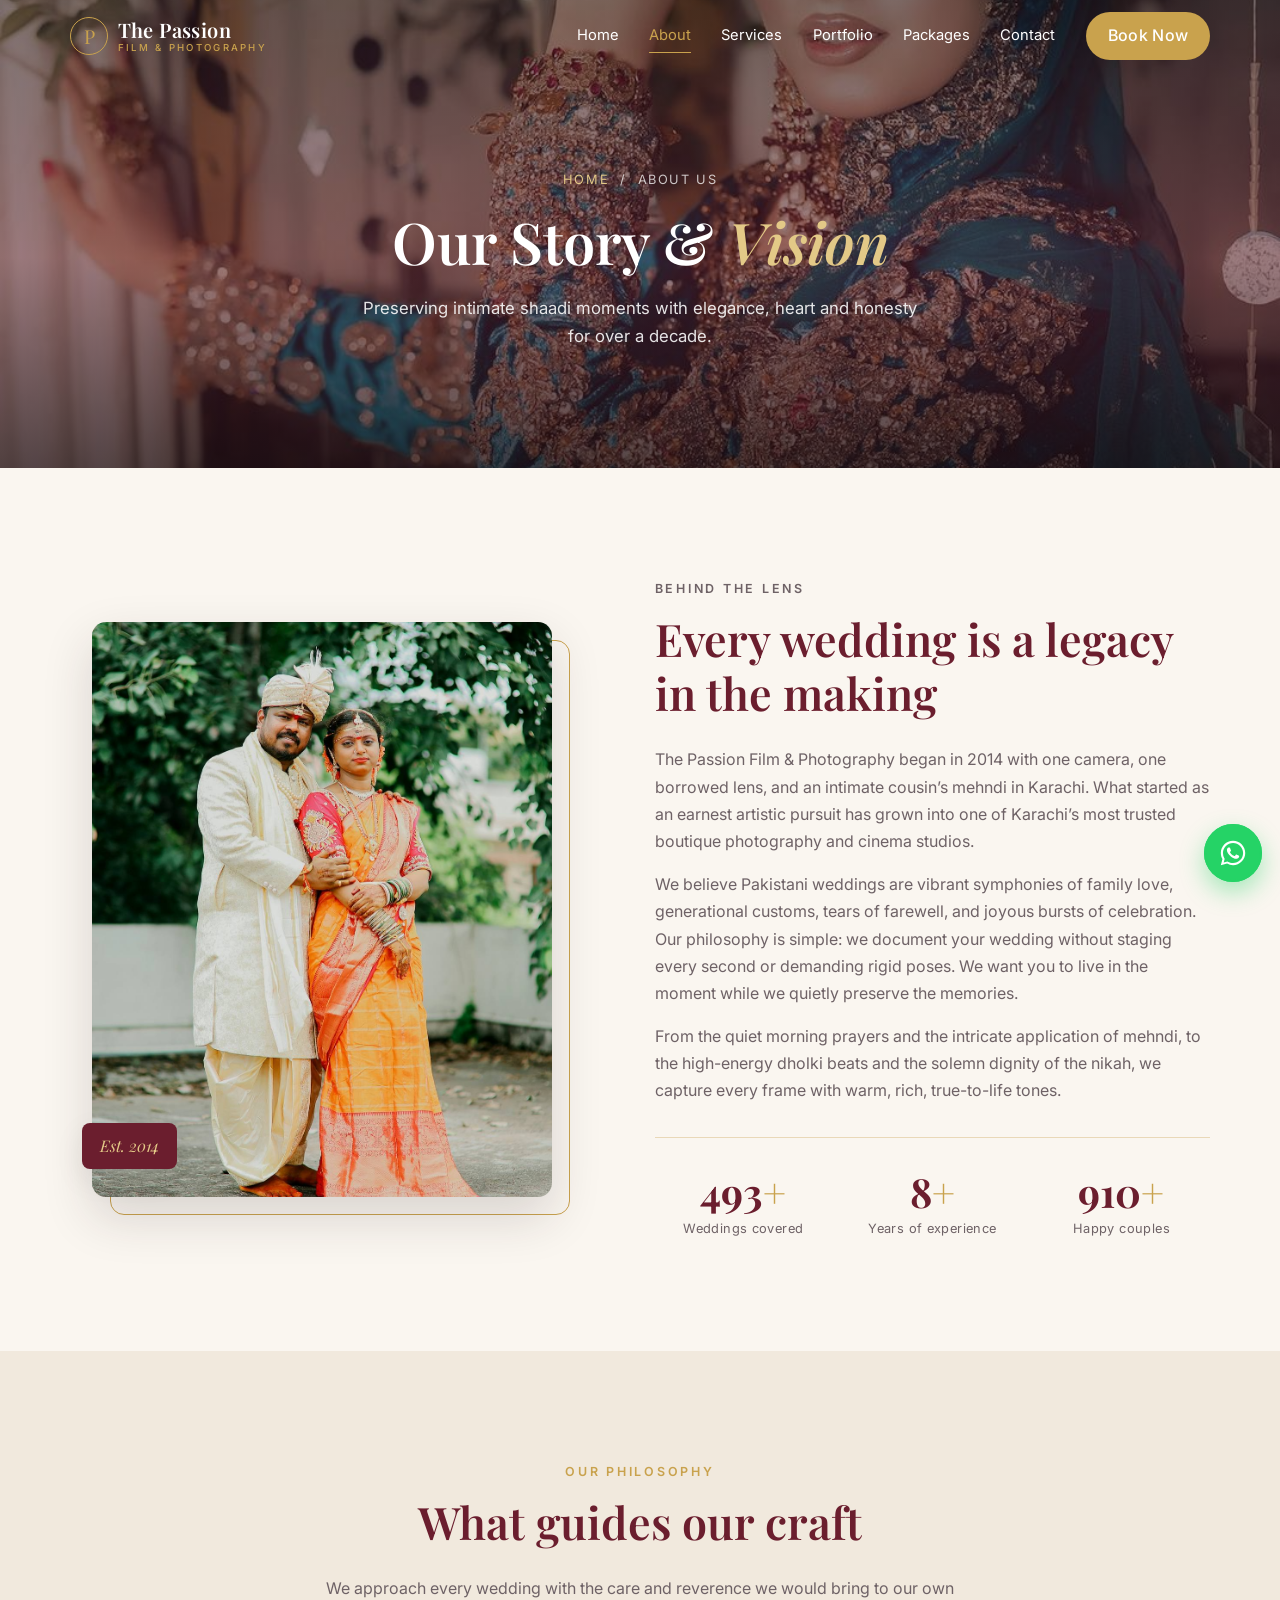
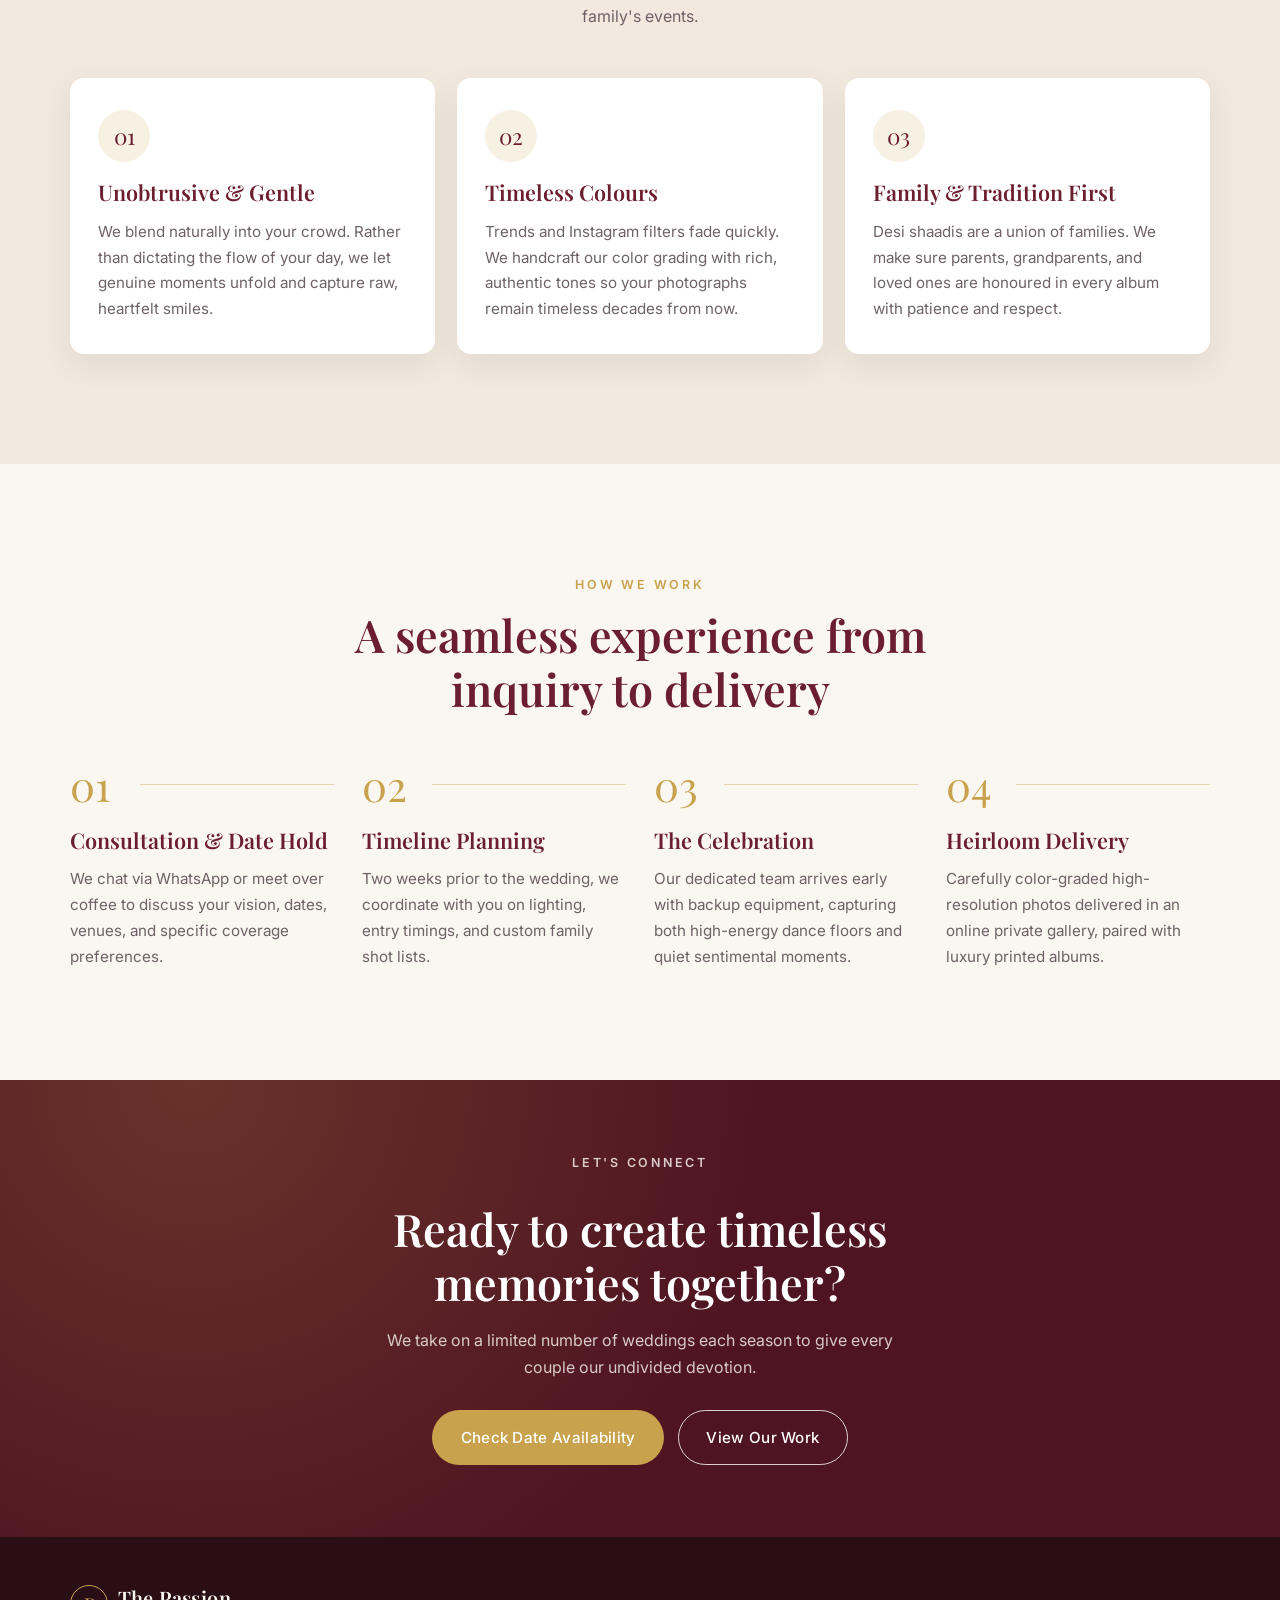
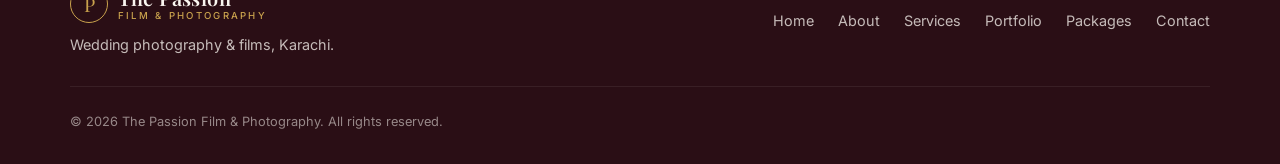
<file: about.html>
<!DOCTYPE html>
<html lang="en" class="no-js">
<head>
  <meta charset="UTF-8" />
  <meta name="viewport" content="width=device-width, initial-scale=1" />

  <!-- ===== SEO ===== -->
  <title>About Us | The Passion Film &amp; Photography — Karachi Wedding Studio</title>
  <meta name="description" content="Discover the story behind The Passion Film &amp; Photography. Over 10 years and 650+ weddings covered across Karachi, capturing honest, timeless shaadi memories." />
  <meta name="keywords" content="about The Passion Film &amp; Photography, Karachi wedding photographers, Pakistani wedding cinematography team, Karachi wedding studio story" />
  <meta name="author" content="The Passion Film &amp; Photography" />
  <meta name="robots" content="index, follow" />
  <meta name="theme-color" content="#6B1E2E" />
  <link rel="canonical" href="https://www.thepassionfilm.pk/about.html" />

  <!-- ===== Open Graph / social sharing ===== -->
  <meta property="og:type" content="website" />
  <meta property="og:site_name" content="The Passion Film &amp; Photography" />
  <meta property="og:title" content="About Us | The Passion Film &amp; Photography" />
  <meta property="og:description" content="Over a decade of preserving love stories and family heritage across Karachi." />
  <meta property="og:url" content="https://www.thepassionfilm.pk/about.html" />
  <meta property="og:image" content="https://www.thepassionfilm.pk/images/bride-teal-bridalwear.jpg" />
  <meta property="og:image:alt" content="Bride in teal bridalwear posing beside a doorway" />
  <meta property="og:locale" content="en_PK" />
  <meta name="twitter:card" content="summary_large_image" />
  <meta name="twitter:title" content="About Us | The Passion Film &amp; Photography" />
  <meta name="twitter:description" content="Over a decade of preserving love stories and family heritage across Karachi." />
  <meta name="twitter:image" content="https://www.thepassionfilm.pk/images/bride-teal-bridalwear.jpg" />

  <!-- ===== Fonts ===== -->
  <link rel="preconnect" href="https://fonts.googleapis.com" />
  <link rel="preconnect" href="https://fonts.gstatic.com" crossorigin />
  <link href="https://fonts.googleapis.com/css2?family=Inter:wght@300;400;500;600&family=Playfair+Display:ital,wght@0,500;0,600;0,700;1,500&display=swap" rel="stylesheet" />

  <link rel="stylesheet" href="styles.css" />

  <!-- ===== LocalBusiness structured data ===== -->
  <script type="application/ld+json">
  {
    "@context": "https://schema.org",
    "@type": "LocalBusiness",
    "name": "The Passion Film & Photography",
    "url": "https://www.thepassionfilm.pk/",
    "telephone": "+92-300-0000000",
    "address": {
      "@type": "PostalAddress",
      "streetAddress": "Studio 12, Khayaban-e-Ittehad, DHA Phase 6",
      "addressLocality": "Karachi",
      "addressRegion": "Sindh",
      "country": "PK"
    }
  }
  </script>
</head>

<body>
  <a class="skip-link" href="#main">Skip to content</a>

  <!-- =========================================================
       NAVBAR
       ========================================================= -->
  <header class="navbar" id="navbar">
    <div class="container nav-inner">
      <a href="index.html" class="logo" aria-label="The Passion Film &amp; Photography home">
        <span class="logo-mark">P</span>
        <span class="logo-text">The Passion<small>Film &amp; Photography</small></span>
      </a>

      <nav class="nav-links" id="nav-links" aria-label="Main">
        <a href="index.html">Home</a>
        <a href="about.html" aria-current="page">About</a>
        <a href="services.html">Services</a>
        <a href="portfolio.html">Portfolio</a>
        <a href="packages.html">Packages</a>
        <a href="contact.html">Contact</a>
        <a href="contact.html" class="btn btn-gold nav-cta">Book Now</a>
      </nav>

      <button class="nav-toggle" id="nav-toggle" aria-label="Open menu" aria-expanded="false" aria-controls="nav-links">
        <span></span><span></span><span></span>
      </button>
    </div>
  </header>

  <main id="main">
    <!-- =========================================================
         PAGE HERO
         ========================================================= -->
    <section class="page-hero" style="--bg: url('images/bride-teal-bridalwear.jpg');">
      <div class="hero-overlay"></div>
      <div class="container hero-content">
        <nav class="breadcrumb" aria-label="Breadcrumb">
          <a href="index.html">Home</a> &nbsp;/&nbsp; <span>About Us</span>
        </nav>
        <h1>Our Story &amp; <em>Vision</em></h1>
        <p class="hero-sub">Preserving intimate shaadi moments with elegance, heart and honesty for over a decade.</p>
      </div>
    </section>

    <!-- =========================================================
         DETAILED STORY
         ========================================================= -->
    <section class="section about">
      <div class="container about-grid">
        <figure class="about-image fade-in">
          <img src="images/couple-traditional-attire.jpg" alt="Couple in traditional wedding attire posing outdoors" loading="lazy" width="640" height="960" />
          <span class="about-badge">Est. 2014</span>
        </figure>

        <div class="about-text fade-in">
          <p class="eyebrow">Behind The Lens</p>
          <h2>Every wedding is a legacy in the making</h2>
          <p>
            <span data-cfg="studioName">The Passion Film &amp; Photography</span> began in 2014 with one camera, one borrowed lens, and an intimate cousin’s mehndi in Karachi. What started as an earnest artistic pursuit has grown into one of Karachi’s most trusted boutique photography and cinema studios.
          </p>
          <p>
            We believe Pakistani weddings are vibrant symphonies of family love, generational customs, tears of farewell, and joyous bursts of celebration. Our philosophy is simple: we document your wedding without staging every second or demanding rigid poses. We want you to live in the moment while we quietly preserve the memories.
          </p>
          <p>
            From the quiet morning prayers and the intricate application of mehndi, to the high-energy dholki beats and the solemn dignity of the nikah, we capture every frame with warm, rich, true-to-life tones.
          </p>

          <ul class="stats" aria-label="Studio in numbers">
            <li><strong class="count" data-target="650">0</strong><span>Weddings covered</span></li>
            <li><strong class="count" data-target="10">0</strong><span>Years of experience</span></li>
            <li><strong class="count" data-target="1200">0</strong><span>Happy couples</span></li>
          </ul>
        </div>
      </div>
    </section>

    <!-- =========================================================
         CORE VALUES
         ========================================================= -->
    <section class="section values">
      <div class="container">
        <header class="section-head fade-in">
          <p class="eyebrow">Our Philosophy</p>
          <h2>What guides our craft</h2>
          <p class="section-intro">We approach every wedding with the care and reverence we would bring to our own family's events.</p>
        </header>

        <div class="feature-grid">
          <article class="feature fade-in">
            <div class="feature-icon">01</div>
            <h3>Unobtrusive &amp; Gentle</h3>
            <p>We blend naturally into your crowd. Rather than dictating the flow of your day, we let genuine moments unfold and capture raw, heartfelt smiles.</p>
          </article>

          <article class="feature fade-in">
            <div class="feature-icon">02</div>
            <h3>Timeless Colours</h3>
            <p>Trends and Instagram filters fade quickly. We handcraft our color grading with rich, authentic tones so your photographs remain timeless decades from now.</p>
          </article>

          <article class="feature fade-in">
            <div class="feature-icon">03</div>
            <h3>Family &amp; Tradition First</h3>
            <p>Desi shaadis are a union of families. We make sure parents, grandparents, and loved ones are honoured in every album with patience and respect.</p>
          </article>
        </div>
      </div>
    </section>

    <!-- =========================================================
         HOW WE WORK (PROCESS STEPS)
         ========================================================= -->
    <section class="section">
      <div class="container">
        <header class="section-head fade-in">
          <p class="eyebrow">How We Work</p>
          <h2>A seamless experience from inquiry to delivery</h2>
        </header>

        <div class="steps fade-in">
          <div class="step">
            <h3>Consultation &amp; Date Hold</h3>
            <p>We chat via WhatsApp or meet over coffee to discuss your vision, dates, venues, and specific coverage preferences.</p>
          </div>

          <div class="step">
            <h3>Timeline Planning</h3>
            <p>Two weeks prior to the wedding, we coordinate with you on lighting, entry timings, and custom family shot lists.</p>
          </div>

          <div class="step">
            <h3>The Celebration</h3>
            <p>Our dedicated team arrives early with backup equipment, capturing both high-energy dance floors and quiet sentimental moments.</p>
          </div>

          <div class="step">
            <h3>Heirloom Delivery</h3>
            <p>Carefully color-graded high-resolution photos delivered in an online private gallery, paired with luxury printed albums.</p>
          </div>
        </div>
      </div>
    </section>

    <!-- =========================================================
         CALL TO ACTION BAND
         ========================================================= -->
    <section class="cta-band">
      <div class="container fade-in">
        <p class="eyebrow eyebrow-light">Let's Connect</p>
        <h2>Ready to create timeless memories together?</h2>
        <p>We take on a limited number of weddings each season to give every couple our undivided devotion.</p>
        <div class="hero-buttons">
          <a href="contact.html" class="btn btn-gold">Check Date Availability</a>
          <a href="portfolio.html" class="btn btn-outline-light">View Our Work</a>
        </div>
      </div>
    </section>
  </main>

  <!-- =========================================================
       FOOTER
       ========================================================= -->
  <footer class="footer">
    <div class="container footer-inner">
      <div>
        <a href="index.html" class="logo logo-light">
          <span class="logo-mark">P</span>
          <span class="logo-text">The Passion<small>Film &amp; Photography</small></span>
        </a>
        <p class="footer-tag">Wedding photography &amp; films, Karachi.</p>
      </div>
      <nav class="footer-links" aria-label="Footer">
        <a href="index.html">Home</a>
        <a href="about.html">About</a>
        <a href="services.html">Services</a>
        <a href="portfolio.html">Portfolio</a>
        <a href="packages.html">Packages</a>
        <a href="contact.html">Contact</a>
      </nav>
      <p class="copyright">© <span id="year">2026</span> <span data-cfg="studioName">The Passion Film &amp; Photography</span>. All rights reserved.</p>
    </div>
  </footer>

  <!-- Floating WhatsApp button -->
  <a href="https://wa.me/923000000000" class="whatsapp-float" id="whatsapp-float" target="_blank" rel="noopener" aria-label="Chat with us on WhatsApp">
    <svg viewBox="0 0 32 32" aria-hidden="true"><path fill="currentColor" d="M16.04 3C8.86 3 3.02 8.83 3.02 16c0 2.3.6 4.53 1.74 6.5L3 29l6.68-1.73A13 13 0 0 0 16.04 29C23.2 29 29.05 23.17 29.05 16S23.2 3 16.04 3Zm0 23.75c-1.97 0-3.9-.53-5.58-1.53l-.4-.24-3.96 1.03 1.06-3.86-.26-.4A10.7 10.7 0 0 1 5.3 16c0-5.92 4.82-10.73 10.74-10.73 5.92 0 10.73 4.81 10.73 10.73 0 5.93-4.81 10.75-10.73 10.75Zm5.89-8.04c-.32-.16-1.91-.94-2.2-1.05-.3-.1-.51-.16-.73.16-.21.32-.83 1.05-1.02 1.27-.19.21-.38.24-.7.08-.32-.16-1.36-.5-2.59-1.6-.96-.85-1.6-1.9-1.8-2.22-.18-.32-.02-.5.15-.65.14-.15.32-.38.48-.56.16-.19.21-.32.32-.54.1-.21.05-.4-.03-.56-.08-.16-.72-1.74-.99-2.38-.26-.62-.52-.54-.72-.55h-.62c-.21 0-.56.08-.85.4-.29.32-1.12 1.1-1.12 2.67 0 1.58 1.15 3.1 1.31 3.32.16.21 2.26 3.45 5.47 4.84.77.33 1.36.53 1.83.68.77.24 1.47.21 2.02.13.62-.1 1.91-.78 2.18-1.53.27-.75.27-1.4.19-1.53-.08-.13-.29-.21-.61-.37Z"/></svg>
  </a>

  <script src="script.js"></script>
</body>
</html>
</file>
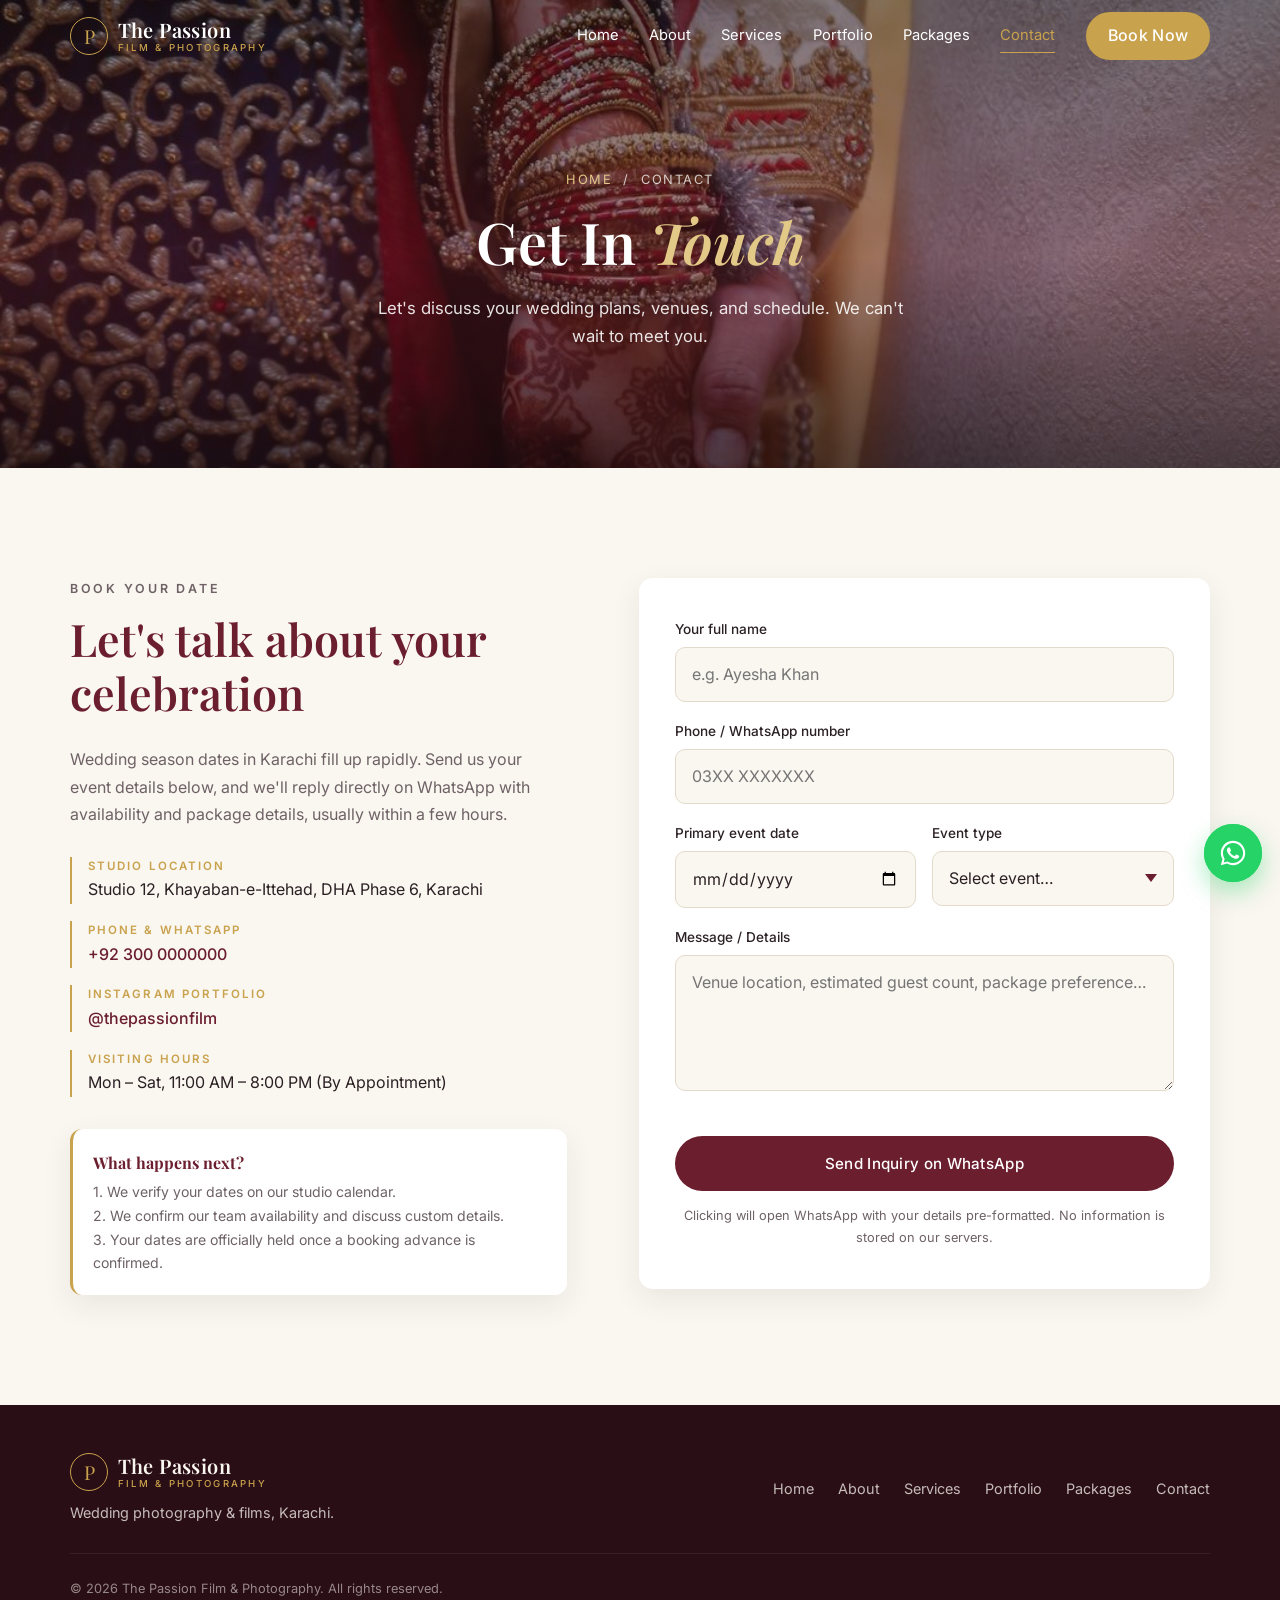
<file: contact.html>
<!DOCTYPE html>
<html lang="en" class="no-js">
<head>
  <meta charset="UTF-8" />
  <meta name="viewport" content="width=device-width, initial-scale=1" />

  <!-- ===== SEO ===== -->
  <title>Contact Us | The Passion Film &amp; Photography — Karachi Wedding Studio</title>
  <meta name="description" content="Get in touch with The Passion Film &amp; Photography in Karachi. Book your wedding photography or cinema coverage for Mehndi, Barat, Walima or pre-wedding shoots." />
  <meta name="keywords" content="contact wedding photographer Karachi, book wedding photographer, DHA Phase 6 Karachi photographer, wedding inquiry WhatsApp" />
  <meta name="author" content="The Passion Film &amp; Photography" />
  <meta name="robots" content="index, follow" />
  <meta name="theme-color" content="#6B1E2E" />
  <link rel="canonical" href="https://www.thepassionfilm.pk/contact.html" />

  <!-- ===== Open Graph / social sharing ===== -->
  <meta property="og:type" content="website" />
  <meta property="og:site_name" content="The Passion Film &amp; Photography" />
  <meta property="og:title" content="Contact Us | The Passion Film &amp; Photography" />
  <meta property="og:description" content="Reach out to book your wedding dates or ask any questions. We reply quickly on WhatsApp." />
  <meta property="og:url" content="https://www.thepassionfilm.pk/contact.html" />
  <meta property="og:image" content="https://www.thepassionfilm.pk/images/couple-hands-red-gold-outfits.jpg" />
  <meta property="og:image:alt" content="Couple holding hands in traditional wedding outfits" />
  <meta property="og:locale" content="en_PK" />
  <meta name="twitter:card" content="summary_large_image" />
  <meta name="twitter:title" content="Contact Us | The Passion Film &amp; Photography" />
  <meta name="twitter:description" content="Reach out to book your wedding dates or ask any questions." />
  <meta name="twitter:image" content="https://www.thepassionfilm.pk/images/couple-hands-red-gold-outfits.jpg" />

  <!-- ===== Fonts ===== -->
  <link rel="preconnect" href="https://fonts.googleapis.com" />
  <link rel="preconnect" href="https://fonts.gstatic.com" crossorigin />
  <link href="https://fonts.googleapis.com/css2?family=Inter:wght@300;400;500;600&family=Playfair+Display:ital,wght@0,500;0,600;0,700;1,500&display=swap" rel="stylesheet" />

  <link rel="stylesheet" href="styles.css" />

  <!-- ===== LocalBusiness structured data ===== -->
  <script type="application/ld+json">
  {
    "@context": "https://schema.org",
    "@type": "ContactPage",
    "name": "Contact The Passion Film & Photography",
    "description": "Inquire and book wedding photography dates.",
    "url": "https://www.thepassionfilm.pk/contact.html"
  }
  </script>
</head>

<body>
  <a class="skip-link" href="#main">Skip to content</a>

  <!-- =========================================================
       NAVBAR
       ========================================================= -->
  <header class="navbar" id="navbar">
    <div class="container nav-inner">
      <a href="index.html" class="logo" aria-label="The Passion Film &amp; Photography home">
        <span class="logo-mark">P</span>
        <span class="logo-text">The Passion<small>Film &amp; Photography</small></span>
      </a>

      <nav class="nav-links" id="nav-links" aria-label="Main">
        <a href="index.html">Home</a>
        <a href="about.html">About</a>
        <a href="services.html">Services</a>
        <a href="portfolio.html">Portfolio</a>
        <a href="packages.html">Packages</a>
        <a href="contact.html" aria-current="page">Contact</a>
        <a href="contact.html" class="btn btn-gold nav-cta">Book Now</a>
      </nav>

      <button class="nav-toggle" id="nav-toggle" aria-label="Open menu" aria-expanded="false" aria-controls="nav-links">
        <span></span><span></span><span></span>
      </button>
    </div>
  </header>

  <main id="main">
    <!-- =========================================================
         PAGE HERO
         ========================================================= -->
    <section class="page-hero" style="--bg: url('images/couple-hands-red-gold-outfits.jpg');">
      <div class="hero-overlay"></div>
      <div class="container hero-content">
        <nav class="breadcrumb" aria-label="Breadcrumb">
          <a href="index.html">Home</a> &nbsp;/&nbsp; <span>Contact</span>
        </nav>
        <h1>Get In <em>Touch</em></h1>
        <p class="hero-sub">Let's discuss your wedding plans, venues, and schedule. We can't wait to meet you.</p>
      </div>
    </section>

    <!-- =========================================================
         CONTACT FORM & DETAILS
         ========================================================= -->
    <section class="section contact">
      <div class="container contact-grid">
        <div class="contact-info fade-in">
          <p class="eyebrow">Book Your Date</p>
          <h2>Let's talk about your celebration</h2>
          <p>Wedding season dates in Karachi fill up rapidly. Send us your event details below, and we'll reply directly on WhatsApp with availability and package details, usually within a few hours.</p>

          <ul class="contact-list">
            <li>
              <span class="ci-label">Studio Location</span>
              <span data-cfg="address">Studio 12, Khayaban-e-Ittehad, DHA Phase 6, Karachi</span>
            </li>
            <li>
              <span class="ci-label">Phone &amp; WhatsApp</span>
              <a href="tel:+923000000000" data-cfg-href="tel" data-cfg="phone">+92 300 0000000</a>
            </li>
            <li>
              <span class="ci-label">Instagram Portfolio</span>
              <a href="https://www.instagram.com/thepassionfilm" target="_blank" rel="noopener" data-cfg-href="instagram" data-cfg="instagramHandle">@thepassionfilm</a>
            </li>
            <li>
              <span class="ci-label">Visiting Hours</span>
              <span>Mon – Sat, 11:00 AM – 8:00 PM (By Appointment)</span>
            </li>
          </ul>

          <div style="margin-top: 2rem; padding: 20px; background: var(--white); border-radius: 12px; box-shadow: var(--shadow); border-left: 3px solid var(--gold);">
            <strong style="color: var(--maroon); display: block; margin-bottom: 4px; font-family: var(--font-serif);">What happens next?</strong>
            <p style="margin: 0; font-size: .88rem; color: var(--muted);">1. We verify your dates on our studio calendar.<br>2. We confirm our team availability and discuss custom details.<br>3. Your dates are officially held once a booking advance is confirmed.</p>
          </div>
        </div>

        <form class="contact-form fade-in" id="contact-form" novalidate>
          <div class="field">
            <label for="name">Your full name</label>
            <input id="name" name="name" type="text" autocomplete="name" required placeholder="e.g. Ayesha Khan" />
          </div>
          <div class="field">
            <label for="phone">Phone / WhatsApp number</label>
            <input id="phone" name="phone" type="tel" autocomplete="tel" required placeholder="03XX XXXXXXX" />
          </div>
          <div class="field-row">
            <div class="field">
              <label for="date">Primary event date</label>
              <input id="date" name="date" type="date" required />
            </div>
            <div class="field">
              <label for="event">Event type</label>
              <select id="event" name="event" required>
                <option value="">Select event…</option>
                <option>Mehndi</option>
                <option>Barat</option>
                <option>Walima</option>
                <option>Nikah Ceremony</option>
                <option>Pre-wedding Shoot</option>
                <option>Complete Wedding (3+ Events)</option>
                <option>Other Event</option>
              </select>
            </div>
          </div>
          <div class="field">
            <label for="message">Message / Details</label>
            <textarea id="message" name="message" rows="4" placeholder="Venue location, estimated guest count, package preference…"></textarea>
          </div>
          <p class="form-error" id="form-error" role="alert"></p>
          <button type="submit" class="btn btn-maroon btn-block">Send Inquiry on WhatsApp</button>
          <p class="form-note">Clicking will open WhatsApp with your details pre-formatted. No information is stored on our servers.</p>
        </form>
      </div>
    </section>
  </main>

  <!-- =========================================================
       FOOTER
       ========================================================= -->
  <footer class="footer">
    <div class="container footer-inner">
      <div>
        <a href="index.html" class="logo logo-light">
          <span class="logo-mark">P</span>
          <span class="logo-text">The Passion<small>Film &amp; Photography</small></span>
        </a>
        <p class="footer-tag">Wedding photography &amp; films, Karachi.</p>
      </div>
      <nav class="footer-links" aria-label="Footer">
        <a href="index.html">Home</a>
        <a href="about.html">About</a>
        <a href="services.html">Services</a>
        <a href="portfolio.html">Portfolio</a>
        <a href="packages.html">Packages</a>
        <a href="contact.html">Contact</a>
      </nav>
      <p class="copyright">© <span id="year">2026</span> <span data-cfg="studioName">The Passion Film &amp; Photography</span>. All rights reserved.</p>
    </div>
  </footer>

  <!-- Floating WhatsApp button -->
  <a href="https://wa.me/923000000000" class="whatsapp-float" id="whatsapp-float" target="_blank" rel="noopener" aria-label="Chat with us on WhatsApp">
    <svg viewBox="0 0 32 32" aria-hidden="true"><path fill="currentColor" d="M16.04 3C8.86 3 3.02 8.83 3.02 16c0 2.3.6 4.53 1.74 6.5L3 29l6.68-1.73A13 13 0 0 0 16.04 29C23.2 29 29.05 23.17 29.05 16S23.2 3 16.04 3Zm0 23.75c-1.97 0-3.9-.53-5.58-1.53l-.4-.24-3.96 1.03 1.06-3.86-.26-.4A10.7 10.7 0 0 1 5.3 16c0-5.92 4.82-10.73 10.74-10.73 5.92 0 10.73 4.81 10.73 10.73 0 5.93-4.81 10.75-10.73 10.75Zm5.89-8.04c-.32-.16-1.91-.94-2.2-1.05-.3-.1-.51-.16-.73.16-.21.32-.83 1.05-1.02 1.27-.19.21-.38.24-.7.08-.32-.16-1.36-.5-2.59-1.6-.96-.85-1.6-1.9-1.8-2.22-.18-.32-.02-.5.15-.65.14-.15.32-.38.48-.56.16-.19.21-.32.32-.54.1-.21.05-.4-.03-.56-.08-.16-.72-1.74-.99-2.38-.26-.62-.52-.54-.72-.55h-.62c-.21 0-.56.08-.85.4-.29.32-1.12 1.1-1.12 2.67 0 1.58 1.15 3.1 1.31 3.32.16.21 2.26 3.45 5.47 4.84.77.33 1.36.53 1.83.68.77.24 1.47.21 2.02.13.62-.1 1.91-.78 2.18-1.53.27-.75.27-1.4.19-1.53-.08-.13-.29-.21-.61-.37Z"/></svg>
  </a>

  <script src="script.js"></script>
</body>
</html>
</file>
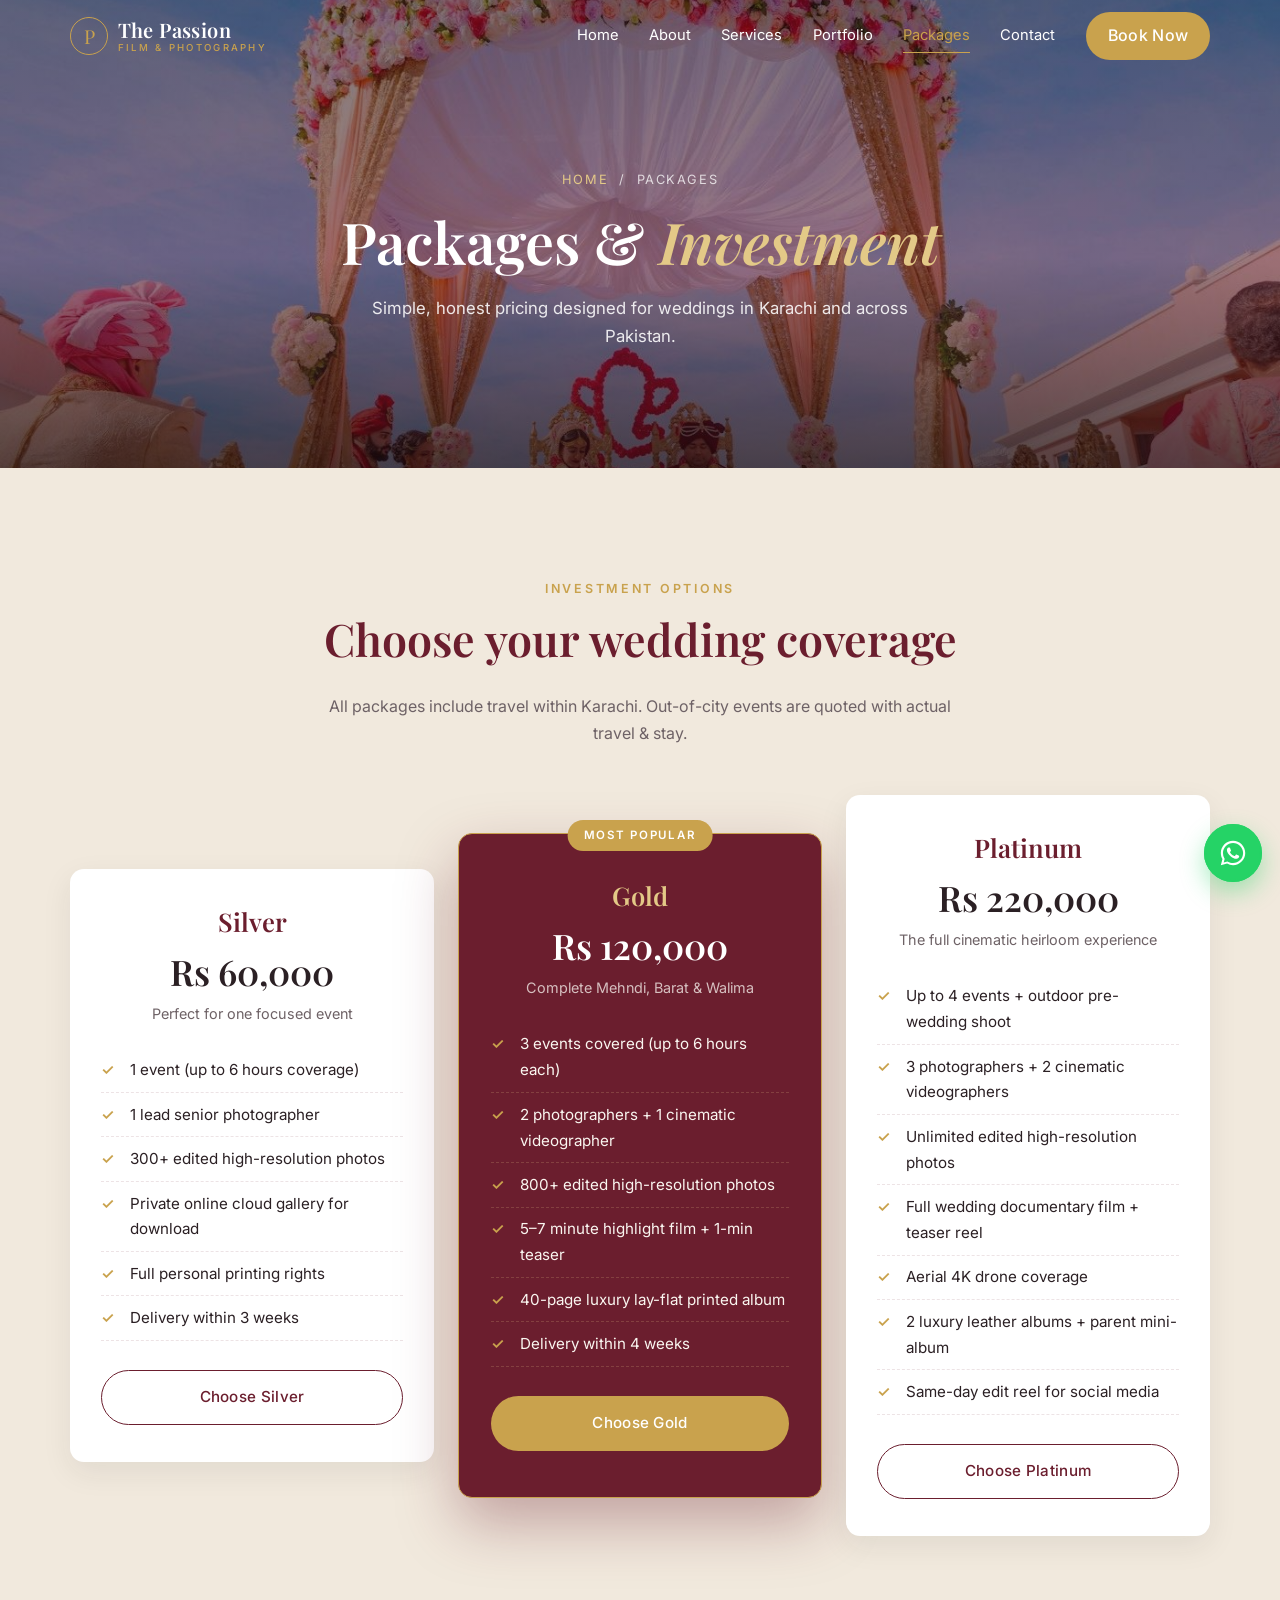
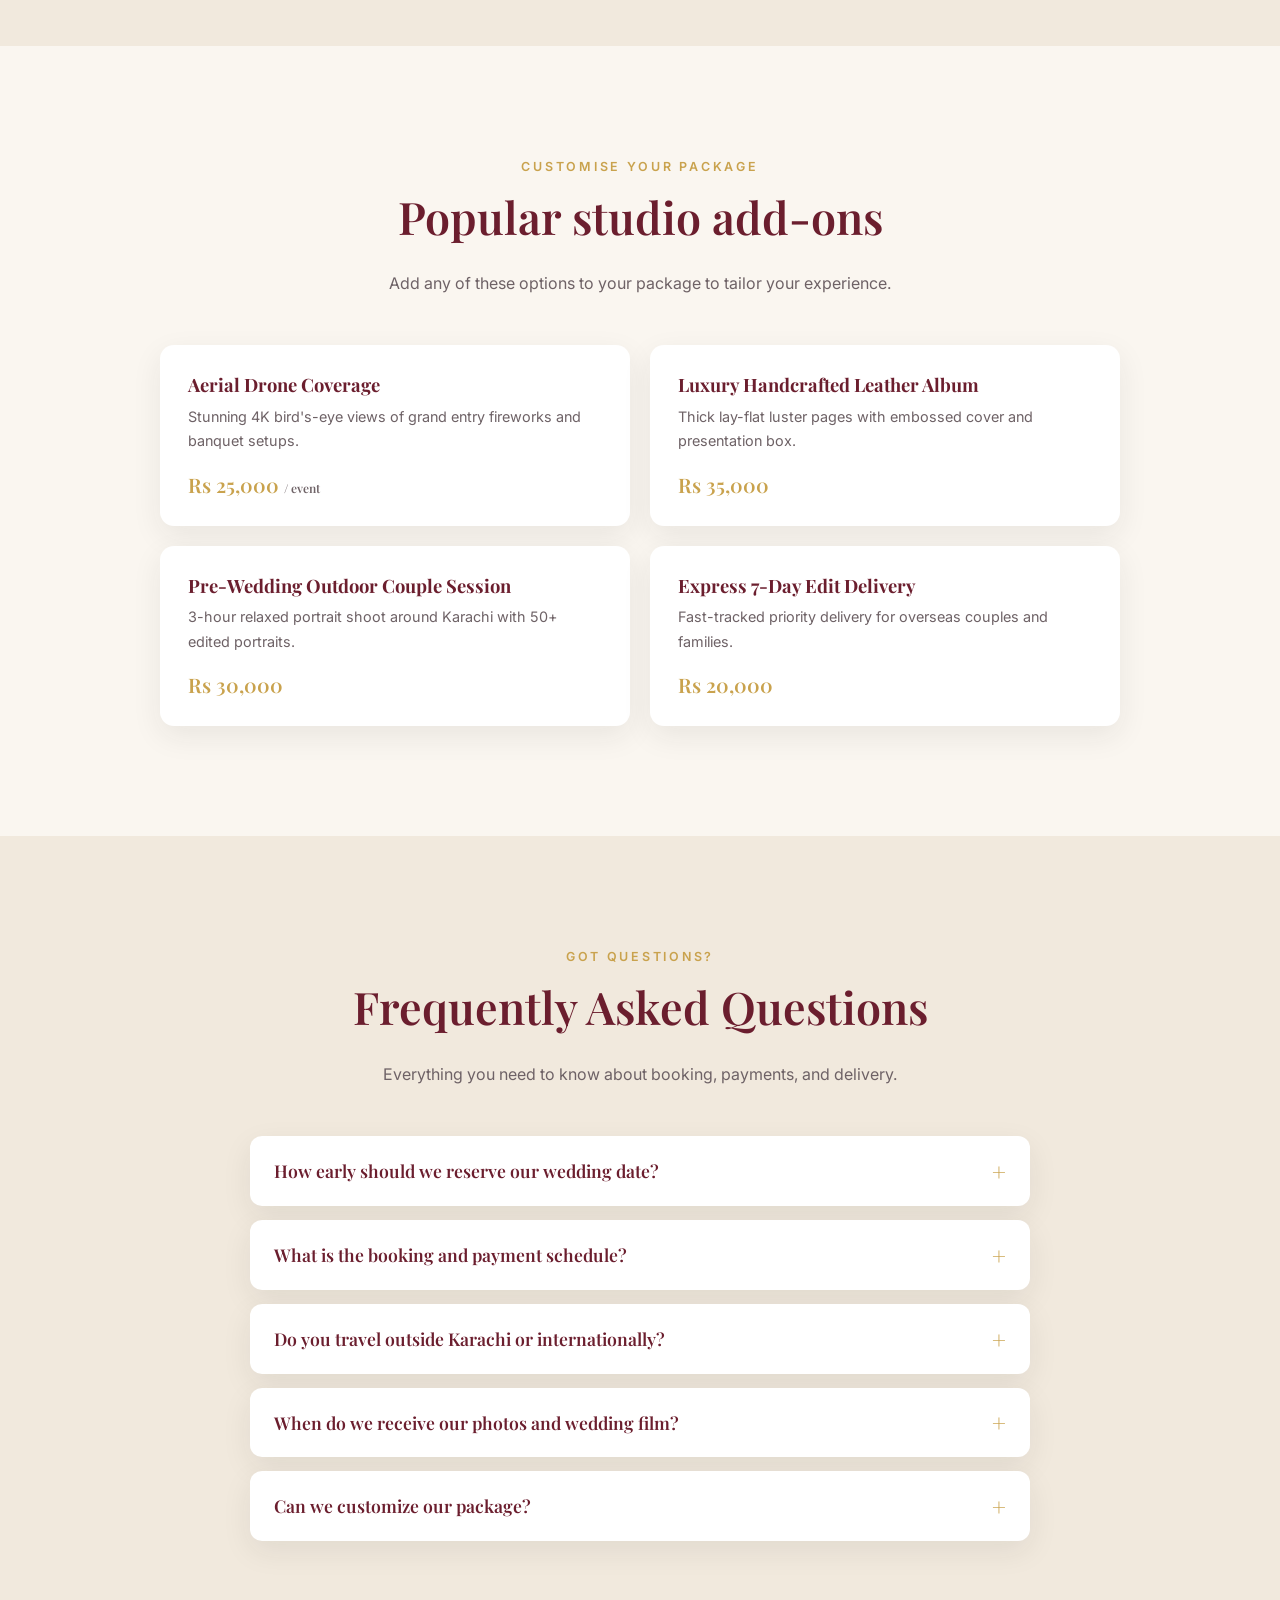
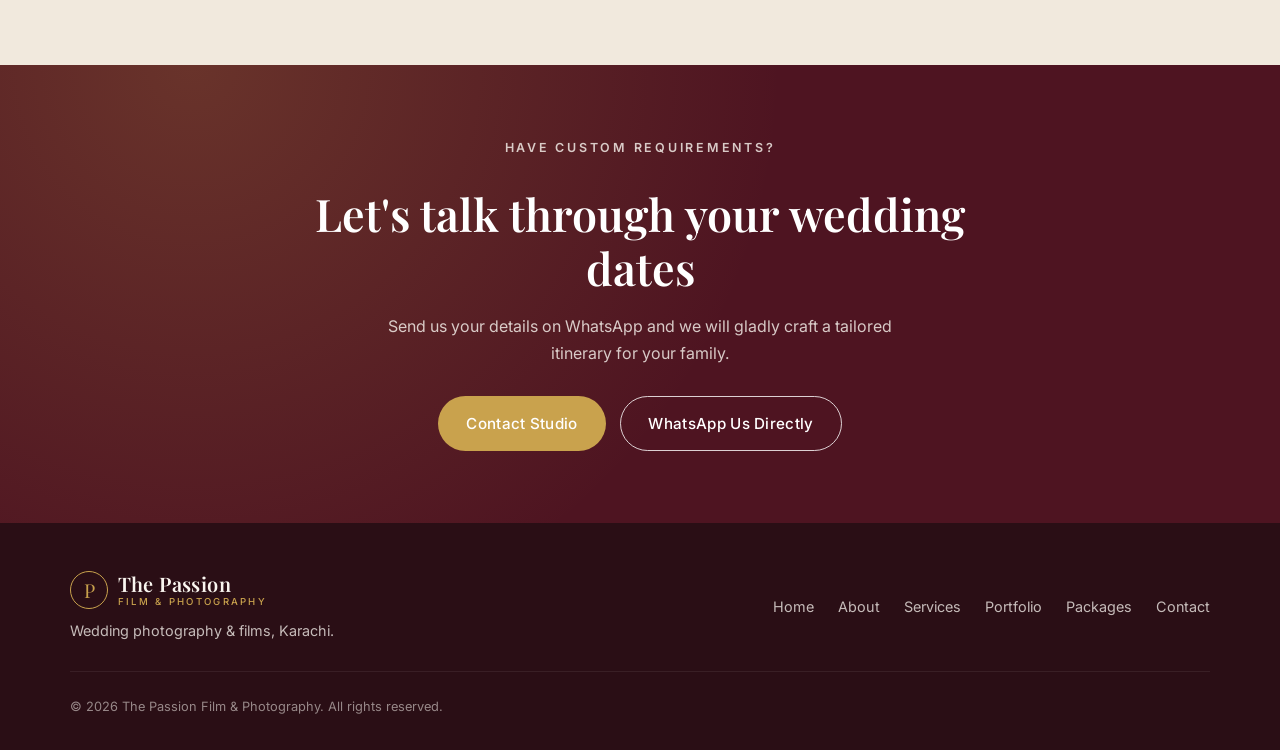
<file: packages.html>
<!DOCTYPE html>
<html lang="en" class="no-js">
<head>
  <meta charset="UTF-8" />
  <meta name="viewport" content="width=device-width, initial-scale=1" />

  <!-- ===== SEO ===== -->
  <title>Packages &amp; Pricing | The Passion Film &amp; Photography — Karachi Wedding Studio</title>
  <meta name="description" content="Transparent wedding photography and cinematography pricing in Karachi. Silver (Rs 60,000), Gold (Rs 120,000) and Platinum (Rs 220,000) packages with albums, films and drone." />
  <meta name="keywords" content="wedding photography prices Karachi, Pakistani wedding photography packages, wedding videography cost Karachi, shaadi photographer rates PKR" />
  <meta name="author" content="The Passion Film &amp; Photography" />
  <meta name="robots" content="index, follow" />
  <meta name="theme-color" content="#6B1E2E" />
  <link rel="canonical" href="https://www.thepassionfilm.pk/packages.html" />

  <!-- ===== Open Graph / social sharing ===== -->
  <meta property="og:type" content="website" />
  <meta property="og:site_name" content="The Passion Film &amp; Photography" />
  <meta property="og:title" content="Packages &amp; Pricing | The Passion Film &amp; Photography" />
  <meta property="og:description" content="Simple, honest wedding photography and cinematography packages in Karachi." />
  <meta property="og:url" content="https://www.thepassionfilm.pk/packages.html" />
  <meta property="og:image" content="https://www.thepassionfilm.pk/images/wedding-floral-canopy-decor.jpg" />
  <meta property="og:image:alt" content="Wedding floral canopy setup" />
  <meta property="og:locale" content="en_PK" />
  <meta name="twitter:card" content="summary_large_image" />
  <meta name="twitter:title" content="Packages &amp; Pricing | The Passion Film &amp; Photography" />
  <meta name="twitter:description" content="Simple, honest wedding photography and cinematography packages in Karachi." />
  <meta name="twitter:image" content="https://www.thepassionfilm.pk/images/wedding-floral-canopy-decor.jpg" />

  <!-- ===== Fonts ===== -->
  <link rel="preconnect" href="https://fonts.googleapis.com" />
  <link rel="preconnect" href="https://fonts.gstatic.com" crossorigin />
  <link href="https://fonts.googleapis.com/css2?family=Inter:wght@300;400;500;600&family=Playfair+Display:ital,wght@0,500;0,600;0,700;1,500&display=swap" rel="stylesheet" />

  <link rel="stylesheet" href="styles.css" />

  <!-- ===== LocalBusiness structured data ===== -->
  <script type="application/ld+json">
  {
    "@context": "https://schema.org",
    "@type": "PriceSpecification",
    "name": "Wedding Photography Packages",
    "priceCurrency": "PKR",
    "minPrice": "60000",
    "maxPrice": "220000"
  }
  </script>
</head>

<body>
  <a class="skip-link" href="#main">Skip to content</a>

  <!-- =========================================================
       NAVBAR
       ========================================================= -->
  <header class="navbar" id="navbar">
    <div class="container nav-inner">
      <a href="index.html" class="logo" aria-label="The Passion Film &amp; Photography home">
        <span class="logo-mark">P</span>
        <span class="logo-text">The Passion<small>Film &amp; Photography</small></span>
      </a>

      <nav class="nav-links" id="nav-links" aria-label="Main">
        <a href="index.html">Home</a>
        <a href="about.html">About</a>
        <a href="services.html">Services</a>
        <a href="portfolio.html">Portfolio</a>
        <a href="packages.html" aria-current="page">Packages</a>
        <a href="contact.html">Contact</a>
        <a href="contact.html" class="btn btn-gold nav-cta">Book Now</a>
      </nav>

      <button class="nav-toggle" id="nav-toggle" aria-label="Open menu" aria-expanded="false" aria-controls="nav-links">
        <span></span><span></span><span></span>
      </button>
    </div>
  </header>

  <main id="main">
    <!-- =========================================================
         PAGE HERO
         ========================================================= -->
    <section class="page-hero" style="--bg: url('images/wedding-floral-canopy-decor.jpg');">
      <div class="hero-overlay"></div>
      <div class="container hero-content">
        <nav class="breadcrumb" aria-label="Breadcrumb">
          <a href="index.html">Home</a> &nbsp;/&nbsp; <span>Packages</span>
        </nav>
        <h1>Packages &amp; <em>Investment</em></h1>
        <p class="hero-sub">Simple, honest pricing designed for weddings in Karachi and across Pakistan.</p>
      </div>
    </section>

    <!-- =========================================================
         STANDARD PACKAGES GRID
         ========================================================= -->
    <section class="section packages">
      <div class="container">
        <header class="section-head fade-in">
          <p class="eyebrow">Investment Options</p>
          <h2>Choose your wedding coverage</h2>
          <p class="section-intro">All packages include travel within Karachi. Out-of-city events are quoted with actual travel &amp; stay.</p>
        </header>

        <div class="packages-grid">
          <!-- Silver -->
          <article class="package fade-in">
            <h3>Silver</h3>
            <p class="price"><span data-cfg="price.silver">Rs 60,000</span></p>
            <p class="package-note">Perfect for one focused event</p>
            <ul>
              <li>1 event (up to 6 hours coverage)</li>
              <li>1 lead senior photographer</li>
              <li>300+ edited high-resolution photos</li>
              <li>Private online cloud gallery for download</li>
              <li>Full personal printing rights</li>
              <li>Delivery within 3 weeks</li>
            </ul>
            <a href="contact.html?package=Silver" class="btn btn-outline" data-package="Silver">Choose Silver</a>
          </article>

          <!-- Gold (Featured) -->
          <article class="package package-featured fade-in">
            <span class="package-tag">Most Popular</span>
            <h3>Gold</h3>
            <p class="price"><span data-cfg="price.gold">Rs 120,000</span></p>
            <p class="package-note">Complete Mehndi, Barat &amp; Walima</p>
            <ul>
              <li>3 events covered (up to 6 hours each)</li>
              <li>2 photographers + 1 cinematic videographer</li>
              <li>800+ edited high-resolution photos</li>
              <li>5–7 minute highlight film + 1-min teaser</li>
              <li>40-page luxury lay-flat printed album</li>
              <li>Delivery within 4 weeks</li>
            </ul>
            <a href="contact.html?package=Gold" class="btn btn-gold" data-package="Gold">Choose Gold</a>
          </article>

          <!-- Platinum -->
          <article class="package fade-in">
            <h3>Platinum</h3>
            <p class="price"><span data-cfg="price.platinum">Rs 220,000</span></p>
            <p class="package-note">The full cinematic heirloom experience</p>
            <ul>
              <li>Up to 4 events + outdoor pre-wedding shoot</li>
              <li>3 photographers + 2 cinematic videographers</li>
              <li>Unlimited edited high-resolution photos</li>
              <li>Full wedding documentary film + teaser reel</li>
              <li>Aerial 4K drone coverage</li>
              <li>2 luxury leather albums + parent mini-album</li>
              <li>Same-day edit reel for social media</li>
            </ul>
            <a href="contact.html?package=Platinum" class="btn btn-outline" data-package="Platinum">Choose Platinum</a>
          </article>
        </div>
      </div>
    </section>

    <!-- =========================================================
         ADD-ONS SECTION
         ========================================================= -->
    <section class="section">
      <div class="container">
        <header class="section-head fade-in">
          <p class="eyebrow">Customise Your Package</p>
          <h2>Popular studio add-ons</h2>
          <p class="section-intro">Add any of these options to your package to tailor your experience.</p>
        </header>

        <div class="addons-grid fade-in">
          <div class="addon-card">
            <div>
              <h4>Aerial Drone Coverage</h4>
              <p>Stunning 4K bird's-eye views of grand entry fireworks and banquet setups.</p>
            </div>
            <span class="addon-price">Rs 25,000 <small style="font-size: .75rem; color: var(--muted);">/ event</small></span>
          </div>

          <div class="addon-card">
            <div>
              <h4>Luxury Handcrafted Leather Album</h4>
              <p>Thick lay-flat luster pages with embossed cover and presentation box.</p>
            </div>
            <span class="addon-price">Rs 35,000</span>
          </div>

          <div class="addon-card">
            <div>
              <h4>Pre-Wedding Outdoor Couple Session</h4>
              <p>3-hour relaxed portrait shoot around Karachi with 50+ edited portraits.</p>
            </div>
            <span class="addon-price">Rs 30,000</span>
          </div>

          <div class="addon-card">
            <div>
              <h4>Express 7-Day Edit Delivery</h4>
              <p>Fast-tracked priority delivery for overseas couples and families.</p>
            </div>
            <span class="addon-price">Rs 20,000</span>
          </div>
        </div>
      </div>
    </section>

    <!-- =========================================================
         PRICING FAQ
         ========================================================= -->
    <section class="section values">
      <div class="container">
        <header class="section-head fade-in">
          <p class="eyebrow">Got Questions?</p>
          <h2>Frequently Asked Questions</h2>
          <p class="section-intro">Everything you need to know about booking, payments, and delivery.</p>
        </header>

        <div class="faq fade-in">
          <details>
            <summary>How early should we reserve our wedding date?</summary>
            <p>Peak Pakistani wedding season (October through March) books out 4 to 8 months in advance. We suggest reserving your dates as soon as your venue and dates are finalised to guarantee our team's availability.</p>
          </details>

          <details>
            <summary>What is the booking and payment schedule?</summary>
            <p>We require a 30% advance booking deposit to hold your date exclusively. 50% is due on the primary event day, and the final 20% is settled upon delivery of your high-resolution digital gallery and albums.</p>
          </details>

          <details>
            <summary>Do you travel outside Karachi or internationally?</summary>
            <p>Yes, we travel frequently across Pakistan (Lahore, Islamabad, Peshawar, Multan) as well as destination weddings abroad. Travel fares, transport, and hotel accommodations are billed transparently at actual costs.</p>
          </details>

          <details>
            <summary>When do we receive our photos and wedding film?</summary>
            <p>We share a sneak-peek set of edited photos and a social media reel within 7–10 days. The complete online gallery is delivered in 3 to 4 weeks. Once you approve your album photo selection, printed albums arrive within 2 weeks.</p>
          </details>

          <details>
            <summary>Can we customize our package?</summary>
            <p>Of course! If you have multiple nikkah ceremonies, extra dholki nights, or specific crew size requests, we are happy to prepare a bespoke proposal tailored to your vision and budget.</p>
          </details>
        </div>
      </div>
    </section>

    <!-- =========================================================
         CALL TO ACTION BAND
         ========================================================= -->
    <section class="cta-band">
      <div class="container fade-in">
        <p class="eyebrow eyebrow-light">Have Custom Requirements?</p>
        <h2>Let's talk through your wedding dates</h2>
        <p>Send us your details on WhatsApp and we will gladly craft a tailored itinerary for your family.</p>
        <div class="hero-buttons">
          <a href="contact.html" class="btn btn-gold">Contact Studio</a>
          <a href="https://wa.me/923000000000" class="btn btn-outline-light" target="_blank" rel="noopener">WhatsApp Us Directly</a>
        </div>
      </div>
    </section>
  </main>

  <!-- =========================================================
       FOOTER
       ========================================================= -->
  <footer class="footer">
    <div class="container footer-inner">
      <div>
        <a href="index.html" class="logo logo-light">
          <span class="logo-mark">P</span>
          <span class="logo-text">The Passion<small>Film &amp; Photography</small></span>
        </a>
        <p class="footer-tag">Wedding photography &amp; films, Karachi.</p>
      </div>
      <nav class="footer-links" aria-label="Footer">
        <a href="index.html">Home</a>
        <a href="about.html">About</a>
        <a href="services.html">Services</a>
        <a href="portfolio.html">Portfolio</a>
        <a href="packages.html">Packages</a>
        <a href="contact.html">Contact</a>
      </nav>
      <p class="copyright">© <span id="year">2026</span> <span data-cfg="studioName">The Passion Film &amp; Photography</span>. All rights reserved.</p>
    </div>
  </footer>

  <!-- Floating WhatsApp button -->
  <a href="https://wa.me/923000000000" class="whatsapp-float" id="whatsapp-float" target="_blank" rel="noopener" aria-label="Chat with us on WhatsApp">
    <svg viewBox="0 0 32 32" aria-hidden="true"><path fill="currentColor" d="M16.04 3C8.86 3 3.02 8.83 3.02 16c0 2.3.6 4.53 1.74 6.5L3 29l6.68-1.73A13 13 0 0 0 16.04 29C23.2 29 29.05 23.17 29.05 16S23.2 3 16.04 3Zm0 23.75c-1.97 0-3.9-.53-5.58-1.53l-.4-.24-3.96 1.03 1.06-3.86-.26-.4A10.7 10.7 0 0 1 5.3 16c0-5.92 4.82-10.73 10.74-10.73 5.92 0 10.73 4.81 10.73 10.73 0 5.93-4.81 10.75-10.73 10.75Zm5.89-8.04c-.32-.16-1.91-.94-2.2-1.05-.3-.1-.51-.16-.73.16-.21.32-.83 1.05-1.02 1.27-.19.21-.38.24-.7.08-.32-.16-1.36-.5-2.59-1.6-.96-.85-1.6-1.9-1.8-2.22-.18-.32-.02-.5.15-.65.14-.15.32-.38.48-.56.16-.19.21-.32.32-.54.1-.21.05-.4-.03-.56-.08-.16-.72-1.74-.99-2.38-.26-.62-.52-.54-.72-.55h-.62c-.21 0-.56.08-.85.4-.29.32-1.12 1.1-1.12 2.67 0 1.58 1.15 3.1 1.31 3.32.16.21 2.26 3.45 5.47 4.84.77.33 1.36.53 1.83.68.77.24 1.47.21 2.02.13.62-.1 1.91-.78 2.18-1.53.27-.75.27-1.4.19-1.53-.08-.13-.29-.21-.61-.37Z"/></svg>
  </a>

  <script src="script.js"></script>
</body>
</html>
</file>
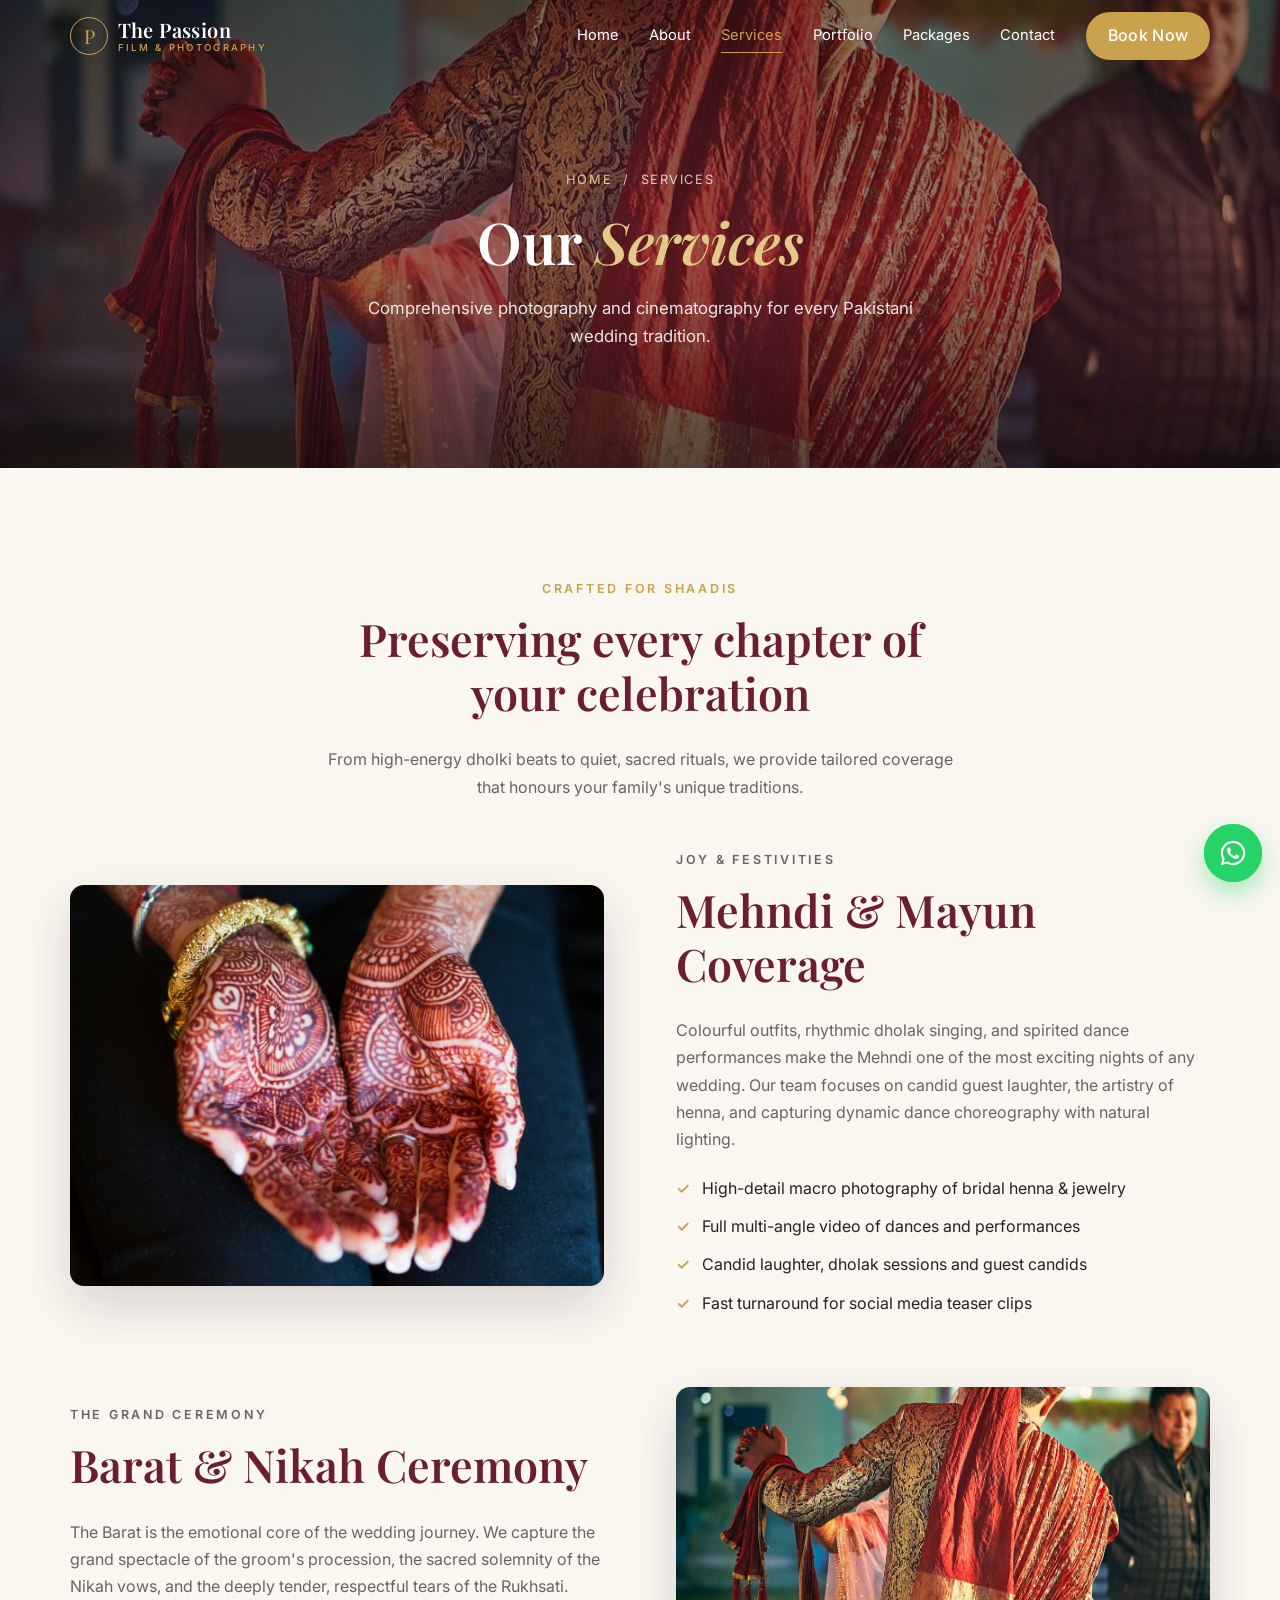
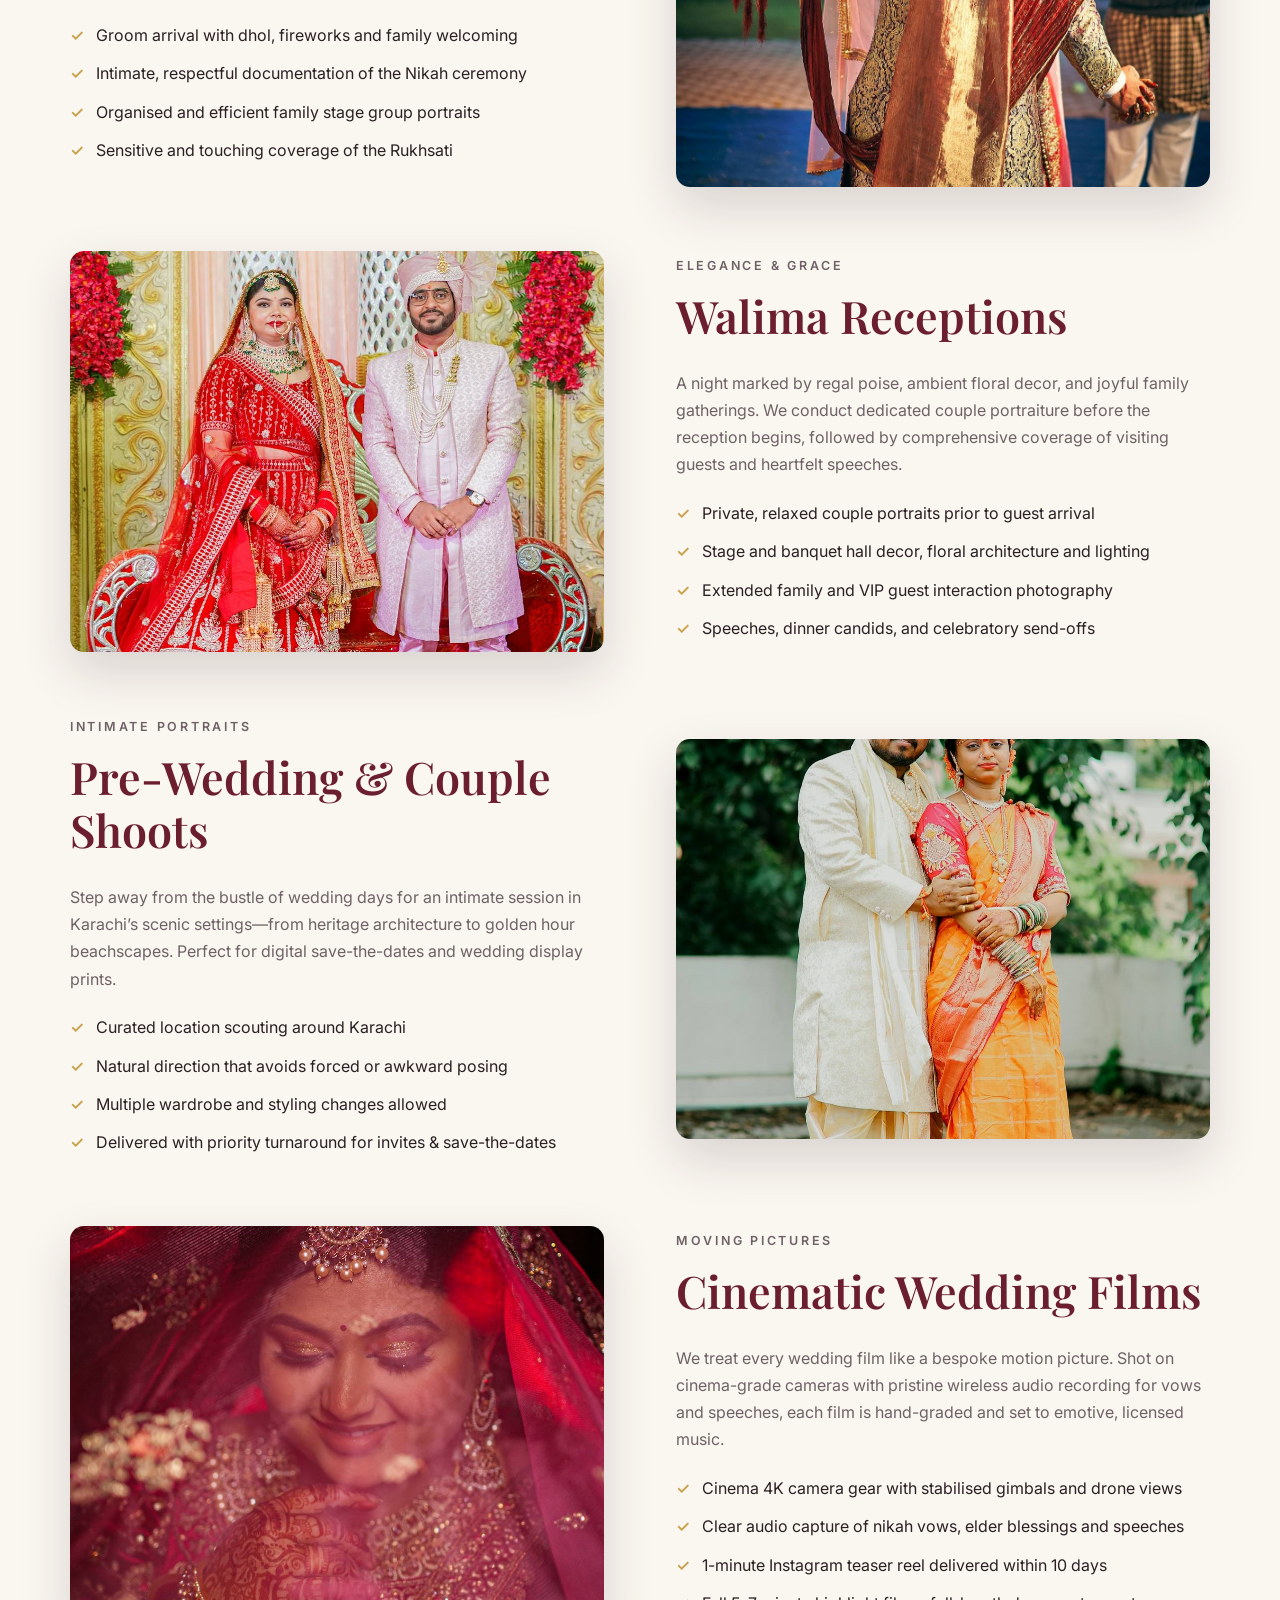
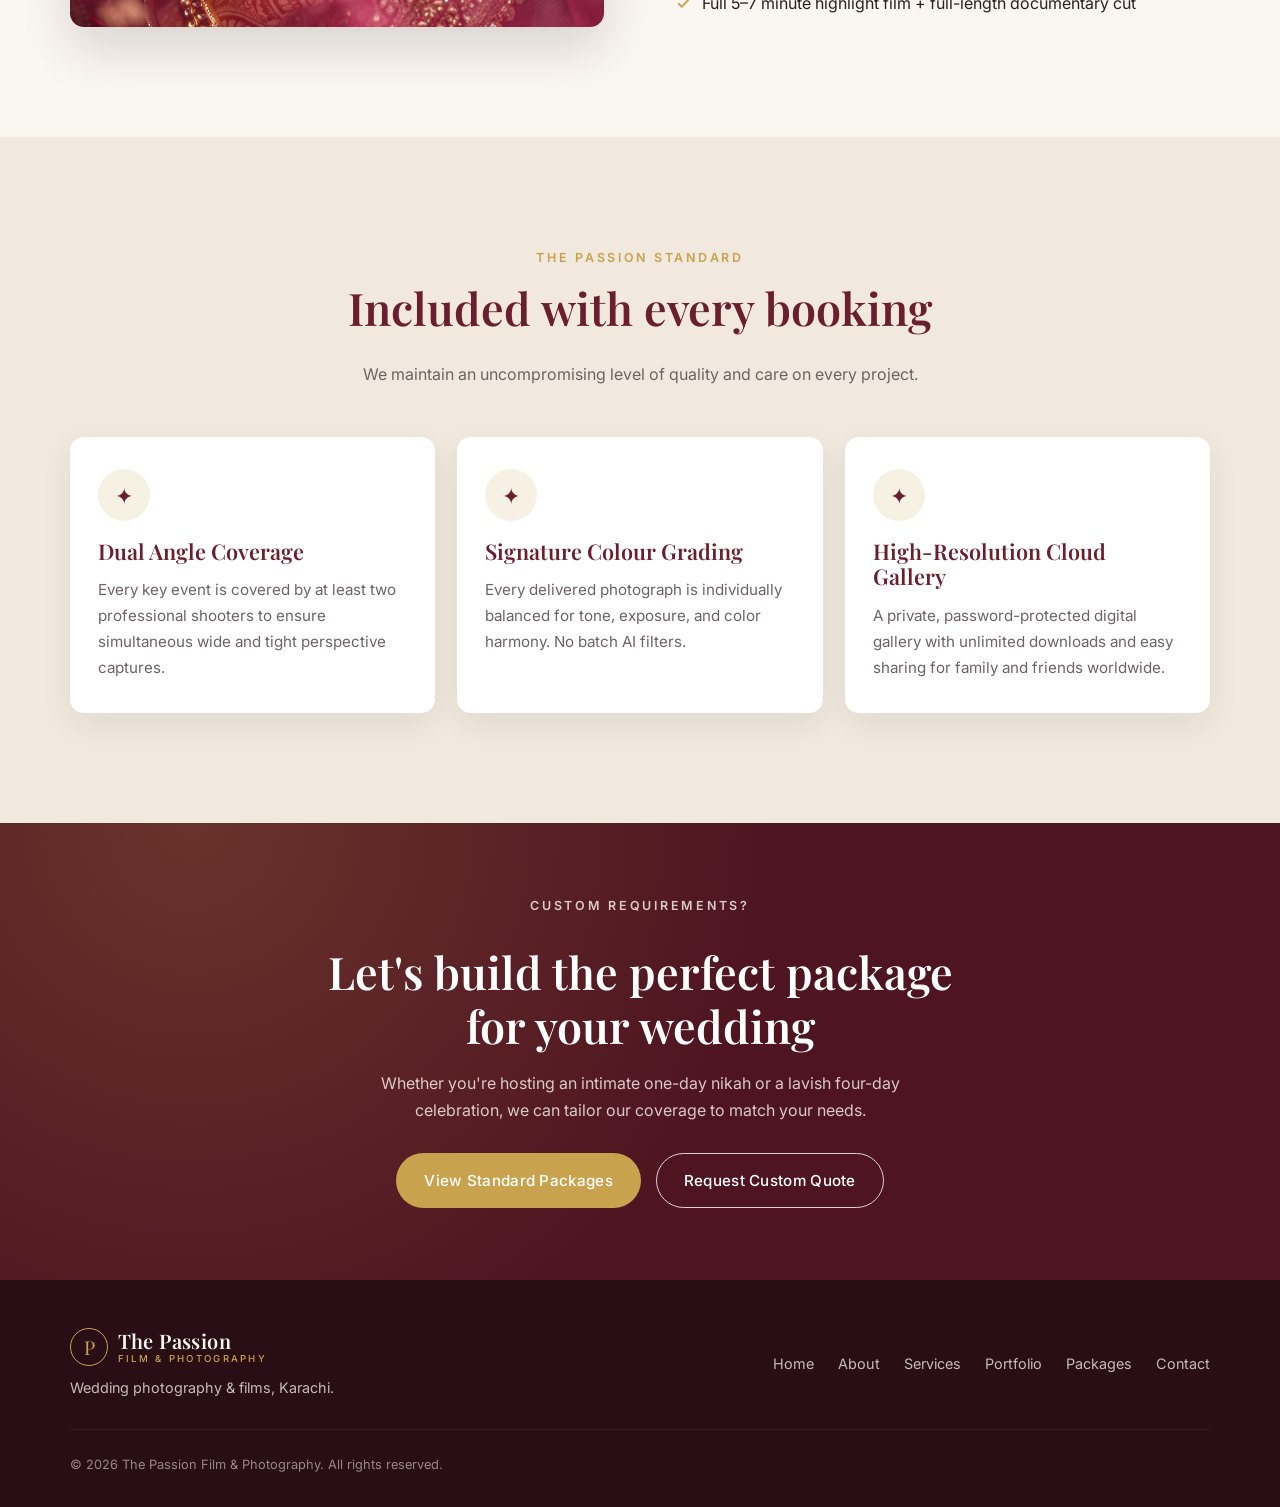
<file: services.html>
<!DOCTYPE html>
<html lang="en" class="no-js">
<head>
  <meta charset="UTF-8" />
  <meta name="viewport" content="width=device-width, initial-scale=1" />

  <!-- ===== SEO ===== -->
  <title>Our Services | The Passion Film &amp; Photography — Karachi Wedding Studio</title>
  <meta name="description" content="Explore wedding photography and cinema services in Karachi by The Passion Film &amp; Photography: Mehndi, Barat, Walima, pre-wedding shoots, and cinematic films." />
  <meta name="keywords" content="wedding photography services Karachi, mehndi photography, barat cinematography, walima photographer, pre wedding shoot Karachi, drone wedding video" />
  <meta name="author" content="The Passion Film &amp; Photography" />
  <meta name="robots" content="index, follow" />
  <meta name="theme-color" content="#6B1E2E" />
  <link rel="canonical" href="https://www.thepassionfilm.pk/services.html" />

  <!-- ===== Open Graph / social sharing ===== -->
  <meta property="og:type" content="website" />
  <meta property="og:site_name" content="The Passion Film &amp; Photography" />
  <meta property="og:title" content="Our Services | The Passion Film &amp; Photography" />
  <meta property="og:description" content="Cinematic films and documentary wedding photography for Mehndi, Barat, Walima and more in Karachi." />
  <meta property="og:url" content="https://www.thepassionfilm.pk/services.html" />
  <meta property="og:image" content="https://www.thepassionfilm.pk/images/groom-baraat-red-sherwani-lights.jpg" />
  <meta property="og:image:alt" content="Groom in red sherwani under ambient lights" />
  <meta property="og:locale" content="en_PK" />
  <meta name="twitter:card" content="summary_large_image" />
  <meta name="twitter:title" content="Our Services | The Passion Film &amp; Photography" />
  <meta name="twitter:description" content="Cinematic films and documentary wedding photography for Mehndi, Barat, Walima and more in Karachi." />
  <meta name="twitter:image" content="https://www.thepassionfilm.pk/images/groom-baraat-red-sherwani-lights.jpg" />

  <!-- ===== Fonts ===== -->
  <link rel="preconnect" href="https://fonts.googleapis.com" />
  <link rel="preconnect" href="https://fonts.gstatic.com" crossorigin />
  <link href="https://fonts.googleapis.com/css2?family=Inter:wght@300;400;500;600&family=Playfair+Display:ital,wght@0,500;0,600;0,700;1,500&display=swap" rel="stylesheet" />

  <link rel="stylesheet" href="styles.css" />

  <!-- ===== LocalBusiness structured data ===== -->
  <script type="application/ld+json">
  {
    "@context": "https://schema.org",
    "@type": "Service",
    "name": "Wedding Photography & Cinematography Services",
    "provider": {
      "@type": "LocalBusiness",
      "name": "The Passion Film & Photography",
      "address": {
        "@type": "PostalAddress",
        "streetAddress": "Studio 12, Khayaban-e-Ittehad, DHA Phase 6",
        "addressLocality": "Karachi",
        "addressCountry": "PK"
      }
    },
    "areaServed": { "@type": "City", "name": "Karachi" }
  }
  </script>
</head>

<body>
  <a class="skip-link" href="#main">Skip to content</a>

  <!-- =========================================================
       NAVBAR
       ========================================================= -->
  <header class="navbar" id="navbar">
    <div class="container nav-inner">
      <a href="index.html" class="logo" aria-label="The Passion Film &amp; Photography home">
        <span class="logo-mark">P</span>
        <span class="logo-text">The Passion<small>Film &amp; Photography</small></span>
      </a>

      <nav class="nav-links" id="nav-links" aria-label="Main">
        <a href="index.html">Home</a>
        <a href="about.html">About</a>
        <a href="services.html" aria-current="page">Services</a>
        <a href="portfolio.html">Portfolio</a>
        <a href="packages.html">Packages</a>
        <a href="contact.html">Contact</a>
        <a href="contact.html" class="btn btn-gold nav-cta">Book Now</a>
      </nav>

      <button class="nav-toggle" id="nav-toggle" aria-label="Open menu" aria-expanded="false" aria-controls="nav-links">
        <span></span><span></span><span></span>
      </button>
    </div>
  </header>

  <main id="main">
    <!-- =========================================================
         PAGE HERO
         ========================================================= -->
    <section class="page-hero" style="--bg: url('images/groom-baraat-red-sherwani-lights.jpg');">
      <div class="hero-overlay"></div>
      <div class="container hero-content">
        <nav class="breadcrumb" aria-label="Breadcrumb">
          <a href="index.html">Home</a> &nbsp;/&nbsp; <span>Services</span>
        </nav>
        <h1>Our <em>Services</em></h1>
        <p class="hero-sub">Comprehensive photography and cinematography for every Pakistani wedding tradition.</p>
      </div>
    </section>

    <!-- =========================================================
         DETAILED SERVICES ROWS
         ========================================================= -->
    <section class="section">
      <div class="container">
        <header class="section-head fade-in">
          <p class="eyebrow">Crafted For Shaadis</p>
          <h2>Preserving every chapter of your celebration</h2>
          <p class="section-intro">From high-energy dholki beats to quiet, sacred rituals, we provide tailored coverage that honours your family's unique traditions.</p>
        </header>

        <div class="service-rows">
          <!-- 1. Mehndi -->
          <article class="service-row fade-in">
            <div class="service-row-img">
              <img src="images/mehndi-bridal-hands.jpg" alt="Bride's hands covered in intricate dark henna designs" loading="lazy" width="640" height="427" />
            </div>
            <div class="service-row-body">
              <p class="eyebrow">Joy &amp; Festivities</p>
              <h2>Mehndi &amp; Mayun Coverage</h2>
              <p>Colourful outfits, rhythmic dholak singing, and spirited dance performances make the Mehndi one of the most exciting nights of any wedding. Our team focuses on candid guest laughter, the artistry of henna, and capturing dynamic dance choreography with natural lighting.</p>
              <ul>
                <li>High-detail macro photography of bridal henna &amp; jewelry</li>
                <li>Full multi-angle video of dances and performances</li>
                <li>Candid laughter, dholak sessions and guest candids</li>
                <li>Fast turnaround for social media teaser clips</li>
              </ul>
            </div>
          </article>

          <!-- 2. Barat -->
          <article class="service-row fade-in">
            <div class="service-row-img">
              <img src="images/groom-baraat-red-sherwani-lights.jpg" alt="Groom in red sherwani and turban walking under decorative lights" loading="lazy" width="640" height="864" />
            </div>
            <div class="service-row-body">
              <p class="eyebrow">The Grand Ceremony</p>
              <h2>Barat &amp; Nikah Ceremony</h2>
              <p>The Barat is the emotional core of the wedding journey. We capture the grand spectacle of the groom's procession, the sacred solemnity of the Nikah vows, and the deeply tender, respectful tears of the Rukhsati.</p>
              <ul>
                <li>Groom arrival with dhol, fireworks and family welcoming</li>
                <li>Intimate, respectful documentation of the Nikah ceremony</li>
                <li>Organised and efficient family stage group portraits</li>
                <li>Sensitive and touching coverage of the Rukhsati</li>
              </ul>
            </div>
          </article>

          <!-- 3. Walima -->
          <article class="service-row fade-in">
            <div class="service-row-img">
              <img src="images/couple-stage-red-lehenga.jpg" alt="Bride in red lehenga and groom in sherwani on wedding stage" loading="lazy" width="640" height="960" />
            </div>
            <div class="service-row-body">
              <p class="eyebrow">Elegance &amp; Grace</p>
              <h2>Walima Receptions</h2>
              <p>A night marked by regal poise, ambient floral decor, and joyful family gatherings. We conduct dedicated couple portraiture before the reception begins, followed by comprehensive coverage of visiting guests and heartfelt speeches.</p>
              <ul>
                <li>Private, relaxed couple portraits prior to guest arrival</li>
                <li>Stage and banquet hall decor, floral architecture and lighting</li>
                <li>Extended family and VIP guest interaction photography</li>
                <li>Speeches, dinner candids, and celebratory send-offs</li>
              </ul>
            </div>
          </article>

          <!-- 4. Pre-Wedding -->
          <article class="service-row fade-in">
            <div class="service-row-img">
              <img src="images/couple-traditional-attire.jpg" alt="Couple in traditional wedding attire standing together outdoors" loading="lazy" width="640" height="960" />
            </div>
            <div class="service-row-body">
              <p class="eyebrow">Intimate Portraits</p>
              <h2>Pre-Wedding &amp; Couple Shoots</h2>
              <p>Step away from the bustle of wedding days for an intimate session in Karachi’s scenic settings—from heritage architecture to golden hour beachscapes. Perfect for digital save-the-dates and wedding display prints.</p>
              <ul>
                <li>Curated location scouting around Karachi</li>
                <li>Natural direction that avoids forced or awkward posing</li>
                <li>Multiple wardrobe and styling changes allowed</li>
                <li>Delivered with priority turnaround for invites &amp; save-the-dates</li>
              </ul>
            </div>
          </article>

          <!-- 5. Cinematic Films -->
          <article class="service-row fade-in">
            <div class="service-row-img">
              <img src="images/bride-red-gold-outfit.jpg" alt="Bride looking down through a sheer red dupatta with gold jewellery" loading="lazy" width="640" height="960" />
            </div>
            <div class="service-row-body">
              <p class="eyebrow">Moving Pictures</p>
              <h2>Cinematic Wedding Films</h2>
              <p>We treat every wedding film like a bespoke motion picture. Shot on cinema-grade cameras with pristine wireless audio recording for vows and speeches, each film is hand-graded and set to emotive, licensed music.</p>
              <ul>
                <li>Cinema 4K camera gear with stabilised gimbals and drone views</li>
                <li>Clear audio capture of nikah vows, elder blessings and speeches</li>
                <li>1-minute Instagram teaser reel delivered within 10 days</li>
                <li>Full 5–7 minute highlight film + full-length documentary cut</li>
              </ul>
            </div>
          </article>
        </div>
      </div>
    </section>

    <!-- =========================================================
         WHAT EVERY SERVICE INCLUDES
         ========================================================= -->
    <section class="section values">
      <div class="container">
        <header class="section-head fade-in">
          <p class="eyebrow">The Passion Standard</p>
          <h2>Included with every booking</h2>
          <p class="section-intro">We maintain an uncompromising level of quality and care on every project.</p>
        </header>

        <div class="feature-grid">
          <article class="feature fade-in">
            <div class="feature-icon">✦</div>
            <h3>Dual Angle Coverage</h3>
            <p>Every key event is covered by at least two professional shooters to ensure simultaneous wide and tight perspective captures.</p>
          </article>

          <article class="feature fade-in">
            <div class="feature-icon">✦</div>
            <h3>Signature Colour Grading</h3>
            <p>Every delivered photograph is individually balanced for tone, exposure, and color harmony. No batch AI filters.</p>
          </article>

          <article class="feature fade-in">
            <div class="feature-icon">✦</div>
            <h3>High-Resolution Cloud Gallery</h3>
            <p>A private, password-protected digital gallery with unlimited downloads and easy sharing for family and friends worldwide.</p>
          </article>
        </div>
      </div>
    </section>

    <!-- =========================================================
         CALL TO ACTION BAND
         ========================================================= -->
    <section class="cta-band">
      <div class="container fade-in">
        <p class="eyebrow eyebrow-light">Custom Requirements?</p>
        <h2>Let's build the perfect package for your wedding</h2>
        <p>Whether you're hosting an intimate one-day nikah or a lavish four-day celebration, we can tailor our coverage to match your needs.</p>
        <div class="hero-buttons">
          <a href="packages.html" class="btn btn-gold">View Standard Packages</a>
          <a href="contact.html" class="btn btn-outline-light">Request Custom Quote</a>
        </div>
      </div>
    </section>
  </main>

  <!-- =========================================================
       FOOTER
       ========================================================= -->
  <footer class="footer">
    <div class="container footer-inner">
      <div>
        <a href="index.html" class="logo logo-light">
          <span class="logo-mark">P</span>
          <span class="logo-text">The Passion<small>Film &amp; Photography</small></span>
        </a>
        <p class="footer-tag">Wedding photography &amp; films, Karachi.</p>
      </div>
      <nav class="footer-links" aria-label="Footer">
        <a href="index.html">Home</a>
        <a href="about.html">About</a>
        <a href="services.html">Services</a>
        <a href="portfolio.html">Portfolio</a>
        <a href="packages.html">Packages</a>
        <a href="contact.html">Contact</a>
      </nav>
      <p class="copyright">© <span id="year">2026</span> <span data-cfg="studioName">The Passion Film &amp; Photography</span>. All rights reserved.</p>
    </div>
  </footer>

  <!-- Floating WhatsApp button -->
  <a href="https://wa.me/923000000000" class="whatsapp-float" id="whatsapp-float" target="_blank" rel="noopener" aria-label="Chat with us on WhatsApp">
    <svg viewBox="0 0 32 32" aria-hidden="true"><path fill="currentColor" d="M16.04 3C8.86 3 3.02 8.83 3.02 16c0 2.3.6 4.53 1.74 6.5L3 29l6.68-1.73A13 13 0 0 0 16.04 29C23.2 29 29.05 23.17 29.05 16S23.2 3 16.04 3Zm0 23.75c-1.97 0-3.9-.53-5.58-1.53l-.4-.24-3.96 1.03 1.06-3.86-.26-.4A10.7 10.7 0 0 1 5.3 16c0-5.92 4.82-10.73 10.74-10.73 5.92 0 10.73 4.81 10.73 10.73 0 5.93-4.81 10.75-10.73 10.75Zm5.89-8.04c-.32-.16-1.91-.94-2.2-1.05-.3-.1-.51-.16-.73.16-.21.32-.83 1.05-1.02 1.27-.19.21-.38.24-.7.08-.32-.16-1.36-.5-2.59-1.6-.96-.85-1.6-1.9-1.8-2.22-.18-.32-.02-.5.15-.65.14-.15.32-.38.48-.56.16-.19.21-.32.32-.54.1-.21.05-.4-.03-.56-.08-.16-.72-1.74-.99-2.38-.26-.62-.52-.54-.72-.55h-.62c-.21 0-.56.08-.85.4-.29.32-1.12 1.1-1.12 2.67 0 1.58 1.15 3.1 1.31 3.32.16.21 2.26 3.45 5.47 4.84.77.33 1.36.53 1.83.68.77.24 1.47.21 2.02.13.62-.1 1.91-.78 2.18-1.53.27-.75.27-1.4.19-1.53-.08-.13-.29-.21-.61-.37Z"/></svg>
  </a>

  <script src="script.js"></script>
</body>
</html>
</file>
<file: styles.css>
/* ============================================================
   THE PASSION FILM & PHOTOGRAPHY — styles.css
   Shared by every page of the site.
   ------------------------------------------------------------
   Change the brand colours and fonts here. Everything else in
   the file reads from these variables.
   ============================================================ */
:root {
  /* Brand colours */
  --cream: #FAF6F0;        /* page background */
  --cream-dark: #F1E9DD;   /* alternate section background */
  --maroon: #6B1E2E;       /* primary accent */
  --maroon-dark: #4E1421;  /* hover / deep backgrounds */
  --gold: #C9A24D;         /* secondary accent */
  --gold-light: #E3C987;
  --ink: #2B2024;          /* main text */
  --muted: #6E6266;        /* secondary text */
  --white: #FFFFFF;
  --whatsapp: #25D366;

  /* Fonts */
  --font-serif: "Playfair Display", Georgia, "Times New Roman", serif;
  --font-sans: "Inter", system-ui, -apple-system, "Segoe UI", Roboto, sans-serif;

  /* Layout */
  --container: 1180px;
  --radius: 14px;
  --nav-height: 72px;
  --shadow: 0 10px 30px rgba(43, 32, 36, 0.08);
  --shadow-lg: 0 20px 50px rgba(43, 32, 36, 0.16);
  --ease: cubic-bezier(.22, .61, .36, 1);
}

/* ============================================================
   Base / reset
   ============================================================ */
*, *::before, *::after { box-sizing: border-box; }

html {
  scroll-behavior: smooth;
  scroll-padding-top: var(--nav-height); /* so anchors aren't hidden under the sticky nav */
  -webkit-text-size-adjust: 100%;
}

body {
  margin: 0;
  font-family: var(--font-sans);
  font-size: 16px;
  line-height: 1.7;
  color: var(--ink);
  background: var(--cream);
  -webkit-font-smoothing: antialiased;
  overflow-x: hidden;
}

img { max-width: 100%; height: auto; display: block; }
a { color: inherit; text-decoration: none; }
button { font: inherit; cursor: pointer; }
ul { list-style: none; margin: 0; padding: 0; }
figure { margin: 0; }

h1, h2, h3 {
  font-family: var(--font-serif);
  font-weight: 600;
  line-height: 1.2;
  margin: 0 0 .6em;
  color: var(--maroon);
}
h1 { font-size: clamp(2.4rem, 7vw, 4.6rem); }
h2 { font-size: clamp(1.8rem, 4.5vw, 2.8rem); }
h3 { font-size: 1.35rem; }
p  { margin: 0 0 1em; }

:focus-visible { outline: 2px solid var(--gold); outline-offset: 3px; }

.skip-link {
  position: absolute; left: 1rem; top: -100px; z-index: 1000;
  background: var(--maroon); color: var(--white); padding: .6rem 1rem; border-radius: 8px;
}
.skip-link:focus { top: 1rem; }

.container {
  width: 100%;
  max-width: var(--container);
  margin: 0 auto;
  padding: 0 20px;
}

.section { padding: 80px 0; }

.section-head { text-align: center; max-width: 640px; margin: 0 auto 48px; }
.section-intro { color: var(--muted); }

.eyebrow {
  font-size: .78rem;
  letter-spacing: .22em;
  text-transform: uppercase;
  font-weight: 600;
  color: var(--gold);
  margin-bottom: .8rem;
}
.eyebrow-light { color: var(--gold-light); }

/* ============================================================
   Buttons
   ============================================================ */
.btn {
  display: inline-flex; align-items: center; justify-content: center;
  padding: .85rem 1.7rem;
  border-radius: 999px;
  border: 1.5px solid transparent;
  font-size: .95rem; font-weight: 500; letter-spacing: .02em;
  transition: background .25s var(--ease), color .25s var(--ease), border-color .25s var(--ease), transform .25s var(--ease), box-shadow .25s var(--ease);
  white-space: nowrap;
}
.btn:hover { transform: translateY(-2px); }

.btn-gold { background: var(--gold); color: var(--white); }
.btn-gold:hover { background: #B68F3D; box-shadow: 0 8px 20px rgba(201, 162, 77, .35); }

.btn-maroon { background: var(--maroon); color: var(--white); }
.btn-maroon:hover { background: var(--maroon-dark); box-shadow: 0 8px 20px rgba(107, 30, 46, .3); }

.btn-outline { border-color: var(--maroon); color: var(--maroon); }
.btn-outline:hover { background: var(--maroon); color: var(--white); }

.btn-outline-light { border-color: rgba(255,255,255,.8); color: var(--white); }
.btn-outline-light:hover { background: var(--white); color: var(--maroon); }

.btn-block { width: 100%; }

/* ============================================================
   1. Navbar
   ============================================================ */
.navbar {
  position: fixed; inset: 0 0 auto 0; z-index: 100;
  height: var(--nav-height);
  display: flex; align-items: center;
  transition: background .35s var(--ease), box-shadow .35s var(--ease);
}
/* Becomes solid once the user scrolls (class added in script.js) */
.navbar.scrolled {
  background: rgba(250, 246, 240, .96);
  backdrop-filter: blur(10px);
  -webkit-backdrop-filter: blur(10px);
  box-shadow: 0 2px 20px rgba(43, 32, 36, .08);
}

.nav-inner { display: flex; align-items: center; justify-content: space-between; }

.logo { display: inline-flex; align-items: center; gap: .6rem; color: var(--white); }
.logo-mark {
  width: 38px; height: 38px; border-radius: 50%;
  display: grid; place-items: center;
  border: 1.5px solid var(--gold);
  font-family: var(--font-serif); font-size: 1.2rem; color: var(--gold);
}
.logo-text { font-family: var(--font-serif); font-size: 1.25rem; font-weight: 600; letter-spacing: .02em; line-height: 1.1; }
.logo-text small {
  display: block; margin-top: 2px;
  font-family: var(--font-sans); font-size: .6rem; font-weight: 500;
  letter-spacing: .24em; text-transform: uppercase; color: var(--gold);
}
.navbar.scrolled .logo { color: var(--maroon); }

/* Mobile menu (default) */
.nav-toggle {
  display: flex; flex-direction: column; gap: 5px;
  background: none; border: 0; padding: 8px; z-index: 110;
}
.nav-toggle span {
  width: 24px; height: 2px; background: var(--white); border-radius: 2px;
  transition: transform .3s var(--ease), opacity .3s var(--ease), background .3s;
}
.navbar.scrolled .nav-toggle span,
.nav-open .nav-toggle span { background: var(--maroon); }
.nav-open .nav-toggle span:nth-child(1) { transform: translateY(7px) rotate(45deg); }
.nav-open .nav-toggle span:nth-child(2) { opacity: 0; }
.nav-open .nav-toggle span:nth-child(3) { transform: translateY(-7px) rotate(-45deg); }

.nav-links {
  position: fixed; inset: 0;
  background: var(--cream);
  display: flex; flex-direction: column; align-items: center; justify-content: center; gap: 1.4rem;
  font-family: var(--font-serif); font-size: 1.5rem; color: var(--maroon);
  opacity: 0; visibility: hidden;
  transition: opacity .35s var(--ease), visibility .35s;
}
.nav-open .nav-links { opacity: 1; visibility: visible; }
/* backdrop-filter would trap the fixed menu inside the navbar, so drop it while open */
.nav-open .navbar { backdrop-filter: none; -webkit-backdrop-filter: none; }
.nav-open .logo { color: var(--maroon); position: relative; z-index: 110; }
.nav-links .nav-cta { font-family: var(--font-sans); font-size: 1rem; margin-top: .5rem; }
.nav-links a[aria-current="page"]:not(.btn) { color: var(--gold); }

/* Desktop menu */
@media (min-width: 900px) {
  .nav-toggle { display: none; }
  .nav-links {
    position: static; inset: auto;
    flex-direction: row; gap: 1.9rem;
    background: none; opacity: 1; visibility: visible;
    font-family: var(--font-sans); font-size: .92rem; color: var(--white);
  }
  .nav-links a:not(.btn) { position: relative; padding: .3rem 0; }
  .nav-links a:not(.btn)::after {
    content: ""; position: absolute; left: 0; bottom: 0; height: 1.5px; width: 0;
    background: var(--gold); transition: width .3s var(--ease);
  }
  .nav-links a:not(.btn):hover::after,
  .nav-links a[aria-current="page"]::after { width: 100%; }
  .navbar.scrolled .nav-links { color: var(--ink); }
  .nav-links .nav-cta { margin-top: 0; padding: .6rem 1.3rem; color: var(--white); }
}

/* ============================================================
   2. Hero
   ============================================================ */
.hero {
  position: relative;
  min-height: 100vh; min-height: 100svh;
  display: flex; align-items: center;
  background: url("images/couple-garlands-wedding-hall.jpg") center 30% / cover no-repeat;
  color: var(--white);
  text-align: center;
}
.hero-overlay {
  position: absolute; inset: 0;
  background: linear-gradient(180deg, rgba(30, 10, 15, .55) 0%, rgba(78, 20, 33, .55) 55%, rgba(30, 10, 15, .75) 100%);
}
.hero-content { position: relative; z-index: 1; padding-top: var(--nav-height); }
.hero h1 { color: var(--white); max-width: 900px; margin: 0 auto .4em; }
.hero h1 em { color: var(--gold-light); font-style: italic; }
.hero-sub { max-width: 560px; margin: 0 auto 2rem; font-size: 1.05rem; color: rgba(255,255,255,.88); }
.hero-buttons { display: flex; flex-wrap: wrap; gap: .9rem; justify-content: center; }

/* Gentle entrance for hero text */
.hero-content > * { animation: rise 1s var(--ease) both; }
.hero-content > *:nth-child(2) { animation-delay: .15s; }
.hero-content > *:nth-child(3) { animation-delay: .3s; }
.hero-content > *:nth-child(4) { animation-delay: .45s; }
@keyframes rise { from { opacity: 0; transform: translateY(24px); } to { opacity: 1; transform: none; } }

.scroll-hint {
  position: absolute; bottom: 28px; left: 50%; transform: translateX(-50%);
  width: 26px; height: 42px; border: 1.5px solid rgba(255,255,255,.7); border-radius: 14px;
}
.scroll-hint span {
  position: absolute; top: 8px; left: 50%; width: 4px; height: 8px; margin-left: -2px;
  background: var(--white); border-radius: 2px; animation: scrollDot 1.8s infinite;
}
@keyframes scrollDot { 0% { opacity: 0; transform: translateY(0); } 40% { opacity: 1; } 100% { opacity: 0; transform: translateY(12px); } }

/* ============================================================
   Inner page banner (About, Services, Portfolio, ...)
   Set the photo with style="--bg: url(...)" on the section.
   ============================================================ */
.page-hero {
  position: relative;
  min-height: 52vh; min-height: 52svh;
  display: flex; align-items: center;
  background: var(--bg, url("images/couple-garlands-wedding-hall.jpg")) center 35% / cover no-repeat;
  color: var(--white); text-align: center;
}
.page-hero .hero-content { padding: calc(var(--nav-height) + 40px) 20px 60px; }
.page-hero h1 { color: var(--white); font-size: clamp(2.2rem, 6vw, 3.6rem); margin-bottom: .3em; }
.page-hero h1 em { color: var(--gold-light); }
.page-hero .hero-sub { margin-bottom: 0; }
.breadcrumb { font-size: .8rem; letter-spacing: .12em; text-transform: uppercase; color: rgba(255,255,255,.75); margin-bottom: 1rem; }
.breadcrumb a { color: var(--gold-light); }
.breadcrumb a:hover { text-decoration: underline; }

.section-cta { text-align: center; margin-top: 44px; }

/* ============================================================
   Call-to-action band (bottom of most pages)
   ============================================================ */
.cta-band {
  background: var(--maroon-dark);
  background-image: radial-gradient(circle at 15% 0%, rgba(201,162,77,.22), transparent 50%);
  color: var(--cream); text-align: center; padding: 72px 0;
}
.cta-band h2 { color: var(--white); max-width: 680px; margin: 0 auto .4em; }
.cta-band p { color: rgba(250,246,240,.8); max-width: 520px; margin: 0 auto 1.8rem; }
.cta-band .hero-buttons { display: flex; flex-wrap: wrap; gap: .9rem; justify-content: center; }

/* ============================================================
   About page: values + process steps
   ============================================================ */
.values { background: var(--cream-dark); }
.feature-grid { display: grid; gap: 22px; }
.feature {
  background: var(--white); border-radius: var(--radius); padding: 32px 28px; box-shadow: var(--shadow);
}
.feature-icon {
  width: 52px; height: 52px; border-radius: 50%; display: grid; place-items: center;
  background: rgba(201,162,77,.15); color: var(--maroon); font-family: var(--font-serif); font-size: 1.4rem;
  margin-bottom: 18px;
}
.feature p { color: var(--muted); margin: 0; font-size: .95rem; }
@media (min-width: 760px) { .feature-grid { grid-template-columns: repeat(3, 1fr); } }

.steps { display: grid; gap: 28px; counter-reset: step; }
.step { position: relative; padding-top: 64px; }
.step::before {
  counter-increment: step; content: "0" counter(step);
  position: absolute; top: 0; left: 0;
  font-family: var(--font-serif); font-size: 2.6rem; color: var(--gold); line-height: 1;
}
.step::after { content: ""; position: absolute; top: 20px; left: 70px; right: 0; height: 1px; background: rgba(201,162,77,.4); }
.step p { color: var(--muted); font-size: .95rem; margin: 0; }
@media (min-width: 760px) { .steps { grid-template-columns: repeat(4, 1fr); } }

/* ============================================================
   Services page: detailed rows
   ============================================================ */
.service-rows { display: grid; gap: 64px; }
.service-row { display: grid; gap: 28px; align-items: center; }
.service-row img { border-radius: var(--radius); box-shadow: var(--shadow-lg); width: 100%; aspect-ratio: 4 / 3; object-fit: cover; }
.service-row p { color: var(--muted); }
.service-row ul { margin-top: 1rem; }
.service-row li { padding: .35rem 0 .35rem 1.6rem; position: relative; }
.service-row li::before { content: "✓"; position: absolute; left: 0; color: var(--gold); font-weight: 600; }
@media (min-width: 900px) {
  .service-row { grid-template-columns: 1fr 1fr; gap: 72px; }
  .service-row:nth-child(even) .service-row-img { order: 2; }
}

/* ============================================================
   Packages page: FAQ
   ============================================================ */
.faq { max-width: 780px; margin: 0 auto; }
.faq details {
  background: var(--white); border-radius: 12px; box-shadow: var(--shadow);
  margin-bottom: 14px; padding: 0 24px;
}
.faq summary {
  cursor: pointer; list-style: none; padding: 20px 32px 20px 0; position: relative;
  font-family: var(--font-serif); font-size: 1.1rem; color: var(--maroon); font-weight: 600;
}
.faq summary::-webkit-details-marker { display: none; }
.faq summary::after {
  content: "+"; position: absolute; right: 0; top: 50%; transform: translateY(-50%);
  font-size: 1.5rem; color: var(--gold); transition: transform .3s var(--ease);
}
.faq details[open] summary::after { transform: translateY(-50%) rotate(45deg); }
.faq details p { color: var(--muted); padding-bottom: 20px; margin: 0; }

/* ============================================================
   3. About
   ============================================================ */
.about-grid { display: grid; gap: 48px; align-items: center; }
.about-image { position: relative; max-width: 460px; margin: 0 auto; }
.about-image img { border-radius: var(--radius); box-shadow: var(--shadow-lg); aspect-ratio: 4 / 5; object-fit: cover; width: 100%; }
.about-image::before {
  content: ""; position: absolute; inset: 18px -18px -18px 18px;
  border: 1.5px solid var(--gold); border-radius: var(--radius); z-index: -1;
}
.about-badge {
  position: absolute; left: -10px; bottom: 28px;
  background: var(--maroon); color: var(--gold-light);
  font-family: var(--font-serif); font-style: italic; padding: .6rem 1.1rem; border-radius: 8px;
  box-shadow: var(--shadow);
}
.about-text p { color: var(--muted); }

.stats {
  display: grid; grid-template-columns: repeat(3, 1fr); gap: 12px;
  margin-top: 2rem; padding-top: 2rem; border-top: 1px solid rgba(201, 162, 77, .35);
}
.stats li { text-align: center; }
.stats strong {
  display: block; font-family: var(--font-serif); font-size: clamp(1.8rem, 5vw, 2.5rem); color: var(--maroon); line-height: 1.1;
}
.stats strong::after { content: "+"; color: var(--gold); }
.stats span { font-size: .8rem; color: var(--muted); letter-spacing: .03em; }

@media (min-width: 900px) {
  .about-grid { grid-template-columns: 1fr 1.1fr; gap: 80px; }
}

/* ============================================================
   4. Services
   ============================================================ */
.services { background: var(--cream-dark); }
.services-grid { display: grid; gap: 22px; grid-template-columns: 1fr; }

.service-card {
  background: var(--white); border-radius: var(--radius); overflow: hidden;
  box-shadow: var(--shadow);
  transition: transform .35s var(--ease), box-shadow .35s var(--ease);
}
.service-card:hover { transform: translateY(-6px); box-shadow: var(--shadow-lg); }
.service-card img { width: 100%; aspect-ratio: 4 / 3; object-fit: cover; transition: transform .6s var(--ease); }
.service-card:hover img { transform: scale(1.05); }
.service-body { padding: 22px 24px 26px; position: relative; background: var(--white); }
.service-body::before { content: ""; display: block; width: 36px; height: 2px; background: var(--gold); margin-bottom: 14px; }
.service-body p { color: var(--muted); font-size: .95rem; margin: 0; }

@media (min-width: 640px) { .services-grid { grid-template-columns: repeat(2, 1fr); } }
@media (min-width: 1000px) {
  /* 5 cards: 3 on top, 2 centred below */
  .services-grid { grid-template-columns: repeat(6, 1fr); }
  .service-card { grid-column: span 2; }
  .service-card:nth-child(4) { grid-column: 2 / span 2; }
}

/* ============================================================
   5. Portfolio
   ============================================================ */
.filters { display: flex; flex-wrap: wrap; justify-content: center; gap: 8px; margin-bottom: 36px; }
.filter-btn {
  background: transparent; border: 1.5px solid rgba(107, 30, 46, .25); color: var(--maroon);
  padding: .5rem 1.2rem; border-radius: 999px; font-size: .9rem;
  transition: all .25s var(--ease);
}
.filter-btn:hover { border-color: var(--maroon); }
.filter-btn.active { background: var(--maroon); border-color: var(--maroon); color: var(--white); }

/* CSS-columns masonry: simple, fast, no JS needed for layout */
.masonry { column-count: 2; column-gap: 12px; }
@media (min-width: 760px)  { .masonry { column-count: 3; column-gap: 16px; } }
@media (min-width: 1100px) { .masonry { column-count: 4; } }

.gallery-item {
  break-inside: avoid; margin-bottom: 12px;
  border-radius: 10px; overflow: hidden; cursor: zoom-in; position: relative;
  background: var(--cream-dark);
  animation: pop .45s var(--ease) both;
}
@media (min-width: 760px) { .gallery-item { margin-bottom: 16px; } }
.gallery-item img { width: 100%; transition: transform .6s var(--ease), filter .4s; }
.gallery-item::after {
  content: ""; position: absolute; inset: 0;
  background: linear-gradient(180deg, transparent 60%, rgba(78, 20, 33, .45));
  opacity: 0; transition: opacity .35s;
}
.gallery-item:hover img { transform: scale(1.04); }
.gallery-item:hover::after { opacity: 1; }
.gallery-item.hidden { display: none; }
@keyframes pop { from { opacity: 0; transform: scale(.97); } to { opacity: 1; transform: none; } }

/* Lightbox */
.lightbox {
  position: fixed; inset: 0; z-index: 300;
  background: rgba(20, 8, 12, .94);
  display: flex; align-items: center; justify-content: center;
  padding: 60px 12px;
  animation: fadeIn .3s var(--ease);
}
.lightbox[hidden] { display: none; }
.lb-figure { max-width: 1100px; width: 100%; text-align: center; }
.lb-figure img { max-height: 80vh; width: auto; margin: 0 auto; border-radius: 6px; box-shadow: 0 20px 60px rgba(0,0,0,.5); }
.lb-figure figcaption { color: rgba(255,255,255,.75); font-size: .9rem; margin-top: 14px; }
.lb-close, .lb-nav {
  position: absolute; background: rgba(255,255,255,.08); border: 0; color: var(--white);
  width: 48px; height: 48px; border-radius: 50%; font-size: 1.8rem; line-height: 1;
  display: grid; place-items: center; transition: background .2s;
}
.lb-close:hover, .lb-nav:hover { background: var(--gold); }
.lb-close { top: 14px; right: 14px; }
.lb-prev { left: 10px; top: 50%; transform: translateY(-50%); }
.lb-next { right: 10px; top: 50%; transform: translateY(-50%); }
@keyframes fadeIn { from { opacity: 0; } to { opacity: 1; } }

/* ============================================================
   6. Packages
   ============================================================ */
.packages { background: var(--cream-dark); }
.packages-grid { display: grid; gap: 24px; max-width: 420px; margin: 0 auto; }

.package {
  position: relative; background: var(--white); border-radius: var(--radius);
  padding: 36px 30px; box-shadow: var(--shadow); text-align: center;
  display: flex; flex-direction: column;
  border: 1.5px solid transparent;
}
.package h3 { font-size: 1.6rem; margin-bottom: .2em; }
.price { font-family: var(--font-serif); font-size: 2.2rem; color: var(--ink); margin: 0; font-weight: 600; }
.package-note { color: var(--muted); font-size: .9rem; margin-bottom: 1.4rem; }
.package ul { text-align: left; margin-bottom: 1.8rem; flex: 1; }
.package li { padding: .55rem 0 .55rem 1.8rem; position: relative; border-bottom: 1px dashed rgba(107,30,46,.12); font-size: .95rem; }
.package li::before { content: "✓"; position: absolute; left: 0; color: var(--gold); font-weight: 600; }

/* Highlighted Gold package */
.package-featured {
  background: var(--maroon); color: var(--cream); border-color: var(--gold);
  box-shadow: 0 25px 60px rgba(107, 30, 46, .35);
}
.package-featured h3 { color: var(--gold-light); }
.package-featured .price { color: var(--white); }
.package-featured .package-note { color: rgba(250,246,240,.75); }
.package-featured li { border-bottom-color: rgba(227, 201, 135, .2); }
.package-tag {
  position: absolute; top: -14px; left: 50%; transform: translateX(-50%);
  background: var(--gold); color: var(--white); font-size: .72rem; letter-spacing: .15em; text-transform: uppercase;
  padding: .35rem 1rem; border-radius: 999px; font-weight: 600; white-space: nowrap;
}

@media (min-width: 960px) {
  .packages-grid { grid-template-columns: repeat(3, 1fr); max-width: none; align-items: center; }
  .package-featured { transform: scale(1.06); padding: 46px 32px; }
}

/* ============================================================
   7. Testimonials
   ============================================================ */
.testimonials {
  background: var(--maroon);
  background-image: radial-gradient(circle at 20% 0%, rgba(201,162,77,.18), transparent 50%), radial-gradient(circle at 90% 100%, rgba(201,162,77,.12), transparent 45%);
  color: var(--cream);
}
.testimonials h2 { color: var(--white); }

.slider { max-width: 780px; margin: 0 auto; overflow: hidden; }
.slides { display: flex; transition: transform .6s var(--ease); }
.slide {
  flex: 0 0 100%; margin: 0; padding: 0 8px; text-align: center;
}
.slide p {
  font-family: var(--font-serif); font-style: italic;
  font-size: clamp(1.1rem, 3vw, 1.45rem); line-height: 1.6; color: var(--cream);
}
.slide p::before {
  content: "“"; display: block; font-size: 4rem; line-height: .6; color: var(--gold); font-style: normal; margin-bottom: .4rem;
}
.slide footer strong { display: block; color: var(--gold-light); font-family: var(--font-serif); font-size: 1.15rem; font-weight: 600; }
.slide footer span { font-size: .85rem; color: rgba(250,246,240,.7); }

.slider-controls { display: flex; align-items: center; justify-content: center; gap: 18px; margin-top: 32px; }
.slider-arrow {
  width: 44px; height: 44px; border-radius: 50%;
  background: transparent; border: 1.5px solid rgba(227,201,135,.5); color: var(--gold-light); font-size: 1.1rem;
  transition: background .25s, color .25s;
}
.slider-arrow:hover { background: var(--gold); color: var(--white); border-color: var(--gold); }
.dots { display: flex; gap: 8px; }
.dots button {
  width: 10px; height: 10px; border-radius: 999px; border: 0; padding: 0;
  background: rgba(250,246,240,.35); transition: width .3s var(--ease), background .3s;
}
.dots button.active { width: 28px; background: var(--gold); }

/* ============================================================
   8. Contact
   ============================================================ */
.contact-grid { display: grid; gap: 48px; }
.contact-info > p { color: var(--muted); }
.contact-list { margin-top: 1.8rem; display: grid; gap: 1.1rem; }
.contact-list li { display: flex; flex-direction: column; padding-left: 1rem; border-left: 2px solid var(--gold); }
.ci-label { font-size: .72rem; letter-spacing: .18em; text-transform: uppercase; color: var(--gold); font-weight: 600; }
.contact-list a { color: var(--maroon); font-weight: 500; }
.contact-list a:hover { text-decoration: underline; }

.contact-form {
  background: var(--white); padding: 32px 24px; border-radius: var(--radius); box-shadow: var(--shadow);
}
.field { display: flex; flex-direction: column; margin-bottom: 18px; flex: 1; }
.field-row { display: flex; flex-direction: column; gap: 0; }
.field label { font-size: .85rem; font-weight: 500; margin-bottom: 6px; color: var(--ink); }
.field input, .field select, .field textarea {
  font: inherit; font-size: 1rem; color: var(--ink);
  padding: .8rem 1rem; border: 1.5px solid #E4DACB; border-radius: 10px; background: var(--cream);
  transition: border-color .2s, box-shadow .2s;
  width: 100%;
  -webkit-appearance: none; appearance: none;
}
.field select {
  background-image: url("data:image/svg+xml,%3Csvg xmlns='http://www.w3.org/2000/svg' width='12' height='8' viewBox='0 0 12 8'%3E%3Cpath fill='%236B1E2E' d='M6 8 0 0h12z'/%3E%3C/svg%3E");
  background-repeat: no-repeat; background-position: right 1rem center; padding-right: 2.5rem;
}
.field textarea { resize: vertical; min-height: 110px; }
.field input:focus, .field select:focus, .field textarea:focus {
  outline: none; border-color: var(--gold); box-shadow: 0 0 0 3px rgba(201,162,77,.2);
}
.field .invalid { border-color: #B3261E; }
.form-error { color: #B3261E; font-size: .9rem; min-height: 1.2em; margin-bottom: .6rem; }
.form-note { font-size: .8rem; color: var(--muted); text-align: center; margin: .9rem 0 0; }

@media (min-width: 560px) {
  .field-row { flex-direction: row; gap: 16px; }
  .contact-form { padding: 40px 36px; }
}
@media (min-width: 900px) {
  .contact-grid { grid-template-columns: 1fr 1.15fr; gap: 72px; align-items: start; }
}

/* ============================================================
   9. Footer
   ============================================================ */
.footer { background: #2A0E15; color: rgba(250,246,240,.75); padding: 48px 0 32px; font-size: .9rem; }
.footer-inner { display: grid; gap: 28px; text-align: center; justify-items: center; }
.logo-light { color: var(--cream); }
.footer-tag { margin: .6rem 0 0; }
.footer-links { display: flex; flex-wrap: wrap; justify-content: center; gap: 10px 24px; }
.footer-links a:hover { color: var(--gold-light); }
.copyright { margin: 0; font-size: .8rem; opacity: .7; }

@media (min-width: 900px) {
  .footer-inner { grid-template-columns: 1fr auto; text-align: left; justify-items: start; align-items: center; }
  .copyright { grid-column: 1 / -1; padding-top: 24px; border-top: 1px solid rgba(250,246,240,.1); width: 100%; }
}

/* ============================================================
   Floating WhatsApp button
   ============================================================ */
.whatsapp-float {
  position: fixed; right: 18px; bottom: 18px; z-index: 200;
  width: 58px; height: 58px; border-radius: 50%;
  background: var(--whatsapp); color: var(--white);
  display: grid; place-items: center;
  box-shadow: 0 10px 25px rgba(37, 211, 102, .4);
  transition: transform .25s var(--ease);
}
.whatsapp-float svg { width: 30px; height: 30px; }
.whatsapp-float:hover { transform: scale(1.08); }
.whatsapp-float::before {
  content: ""; position: absolute; inset: 0; border-radius: 50%;
  border: 2px solid var(--whatsapp); animation: pulse 2.4s infinite;
}
@keyframes pulse { 0% { transform: scale(1); opacity: .8; } 100% { transform: scale(1.5); opacity: 0; } }

/* ============================================================
   Scroll fade-in (class toggled by IntersectionObserver)
   ============================================================ */
.fade-in { opacity: 0; transform: translateY(28px); transition: opacity .9s var(--ease), transform .9s var(--ease); }
.fade-in.visible { opacity: 1; transform: none; }
/* If JS is off, never hide content */
.no-js .fade-in { opacity: 1; transform: none; }

/* Larger section spacing on bigger screens */
@media (min-width: 900px) { .section { padding: 110px 0; } }

/* Respect users who prefer less motion */
@media (prefers-reduced-motion: reduce) {
  html { scroll-behavior: auto; }
  *, *::before, *::after { animation: none !important; transition: none !important; }
  .fade-in { opacity: 1; transform: none; }
}


/* Add-ons grid */
.addons-grid { display: grid; gap: 20px; max-width: 960px; margin: 36px auto 0; }
.addon-card {
  background: var(--white); border-radius: var(--radius); padding: 24px 28px; box-shadow: var(--shadow);
  display: flex; justify-content: space-between; align-items: center; flex-wrap: wrap; gap: 14px;
}
.addon-card h4 { font-family: var(--font-serif); font-size: 1.15rem; color: var(--maroon); margin: 0 0 4px; }
.addon-card p { color: var(--muted); margin: 0; font-size: .9rem; }
.addon-price { font-family: var(--font-serif); font-size: 1.25rem; font-weight: 600; color: var(--gold); }
@media (min-width: 760px) { .addons-grid { grid-template-columns: repeat(2, 1fr); } }
</file>
